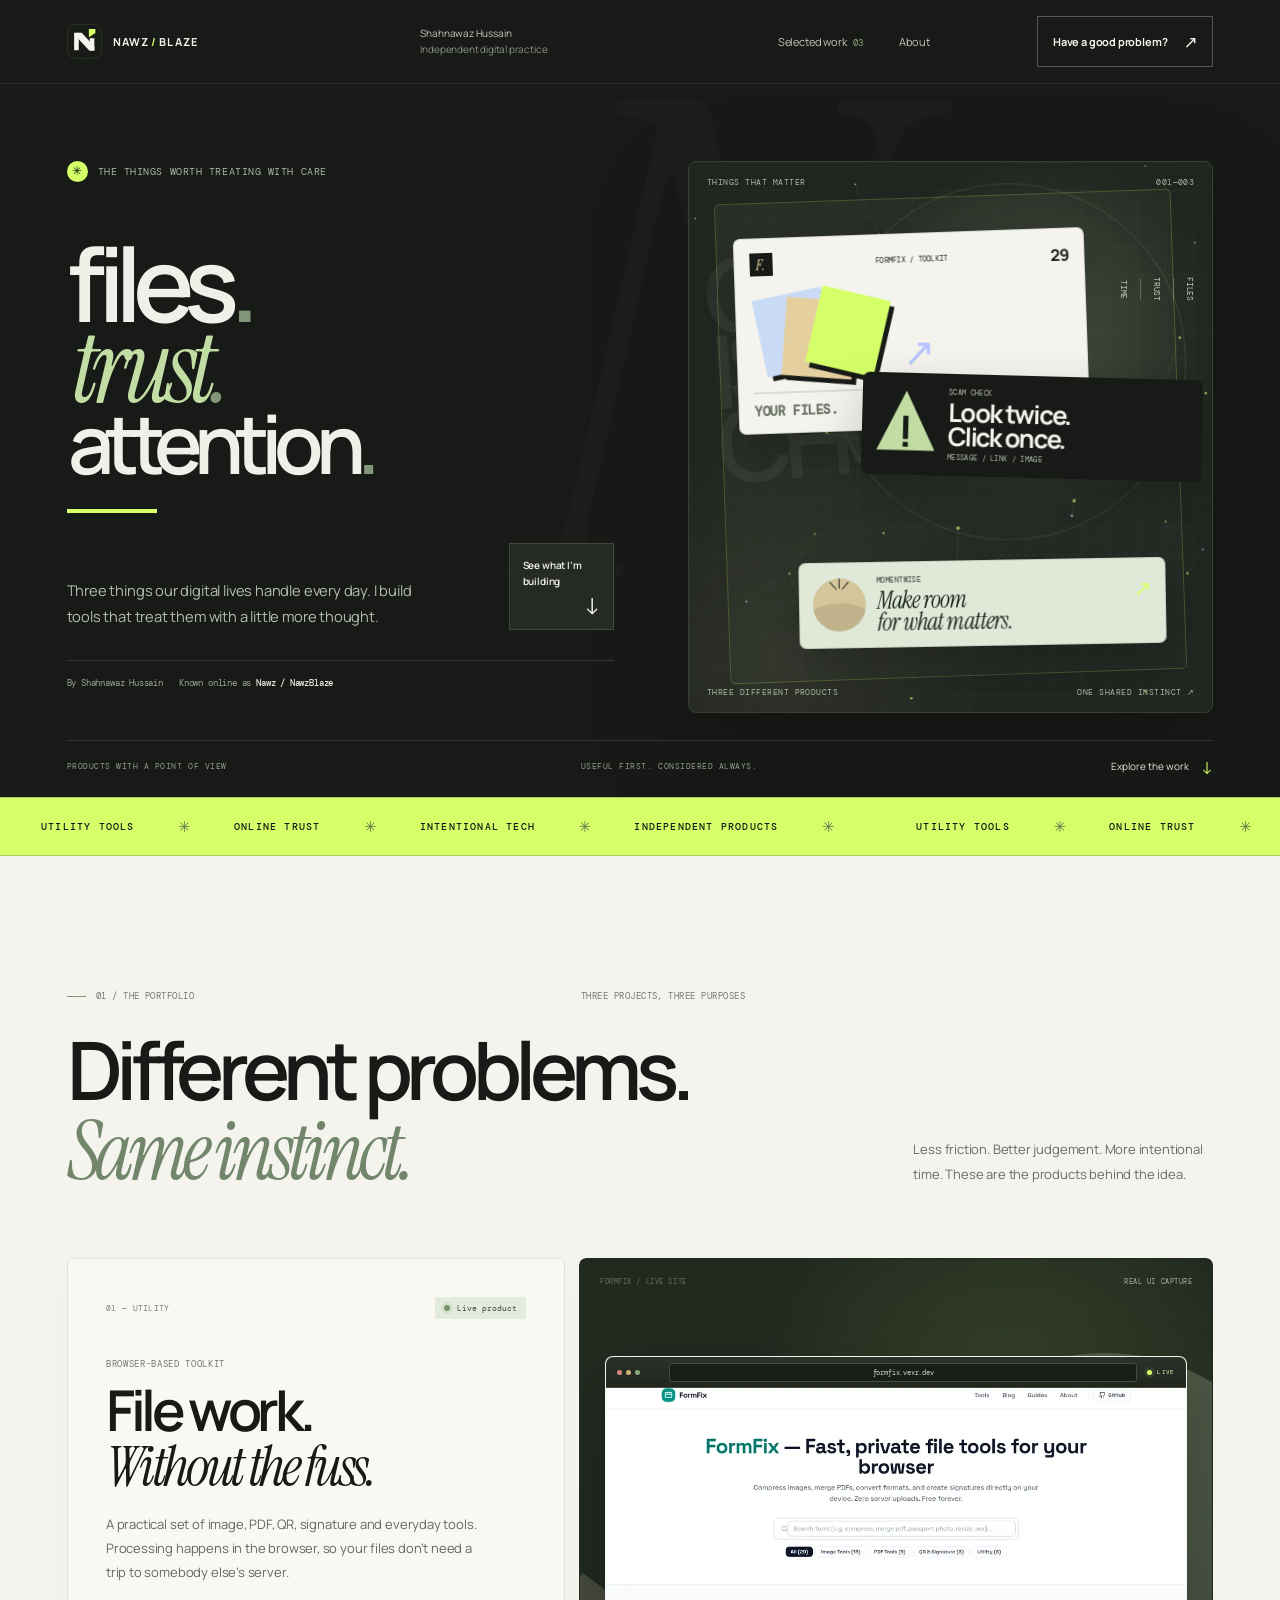
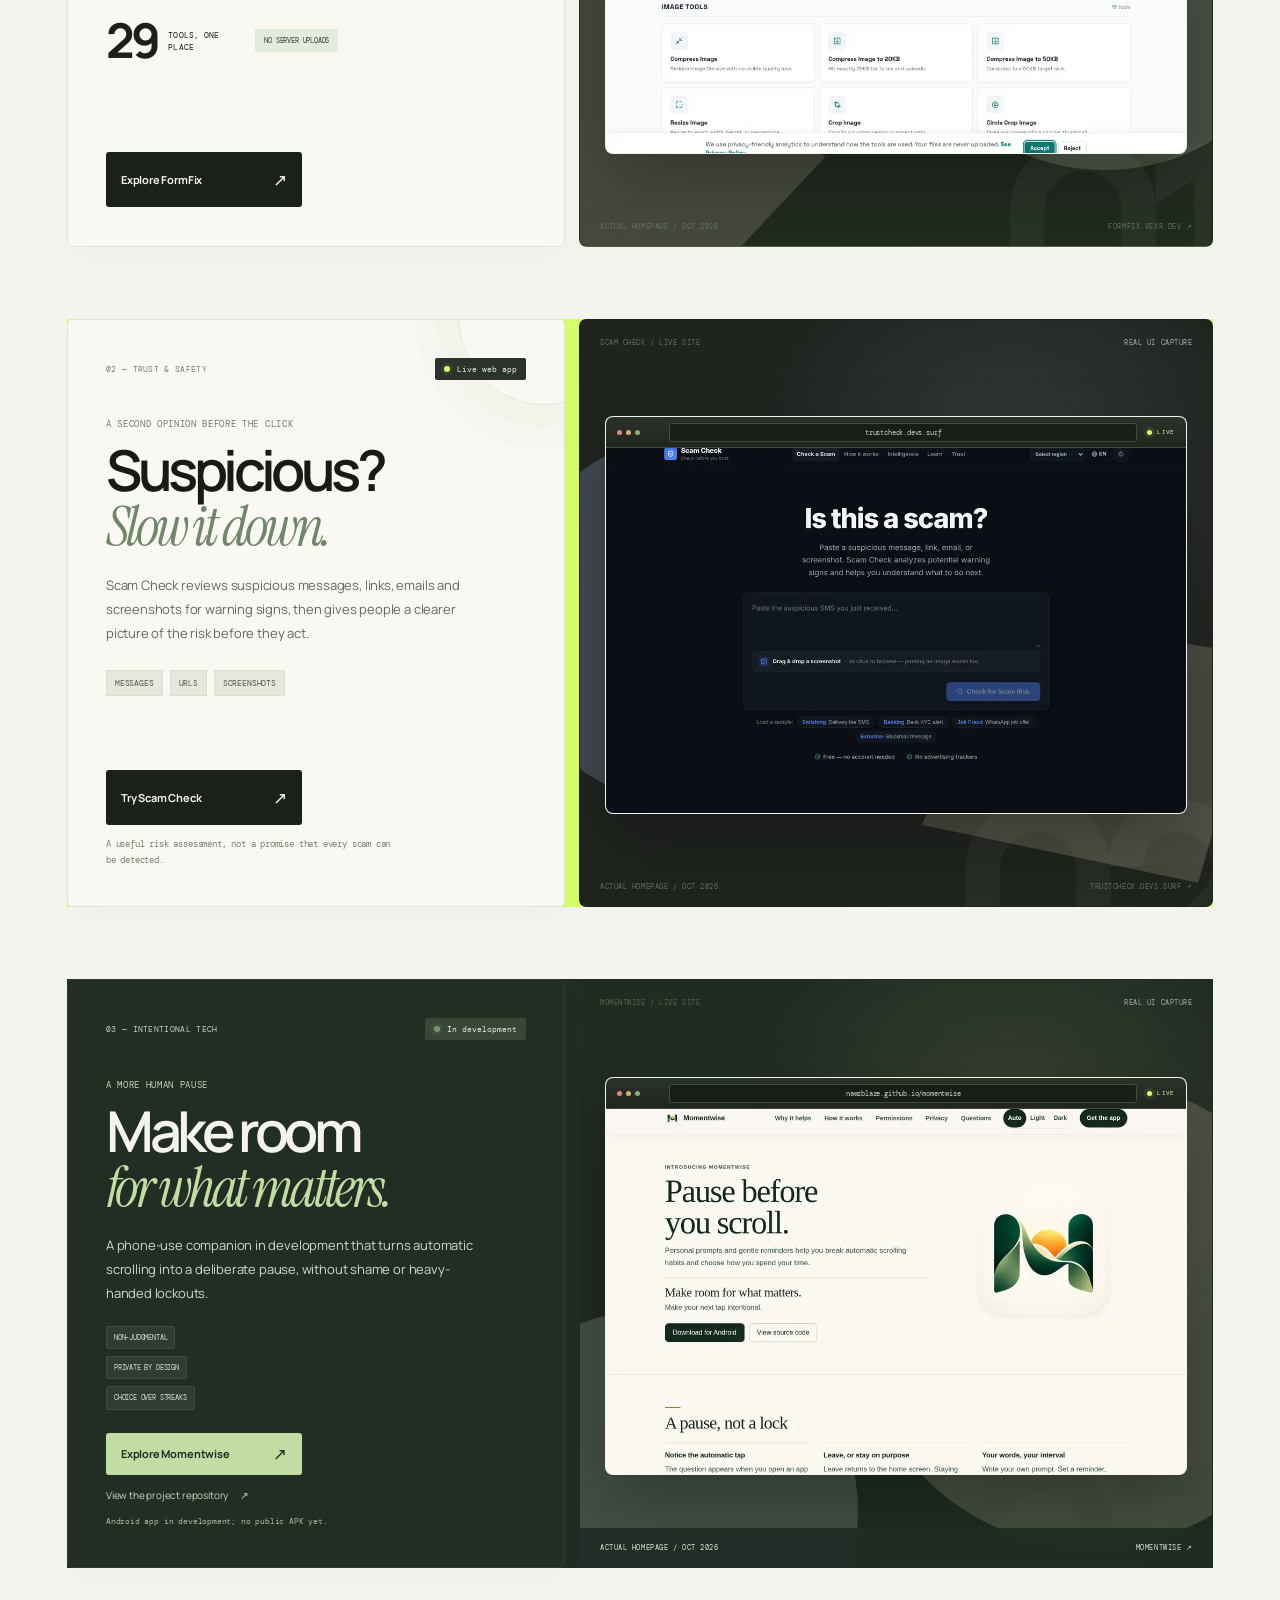
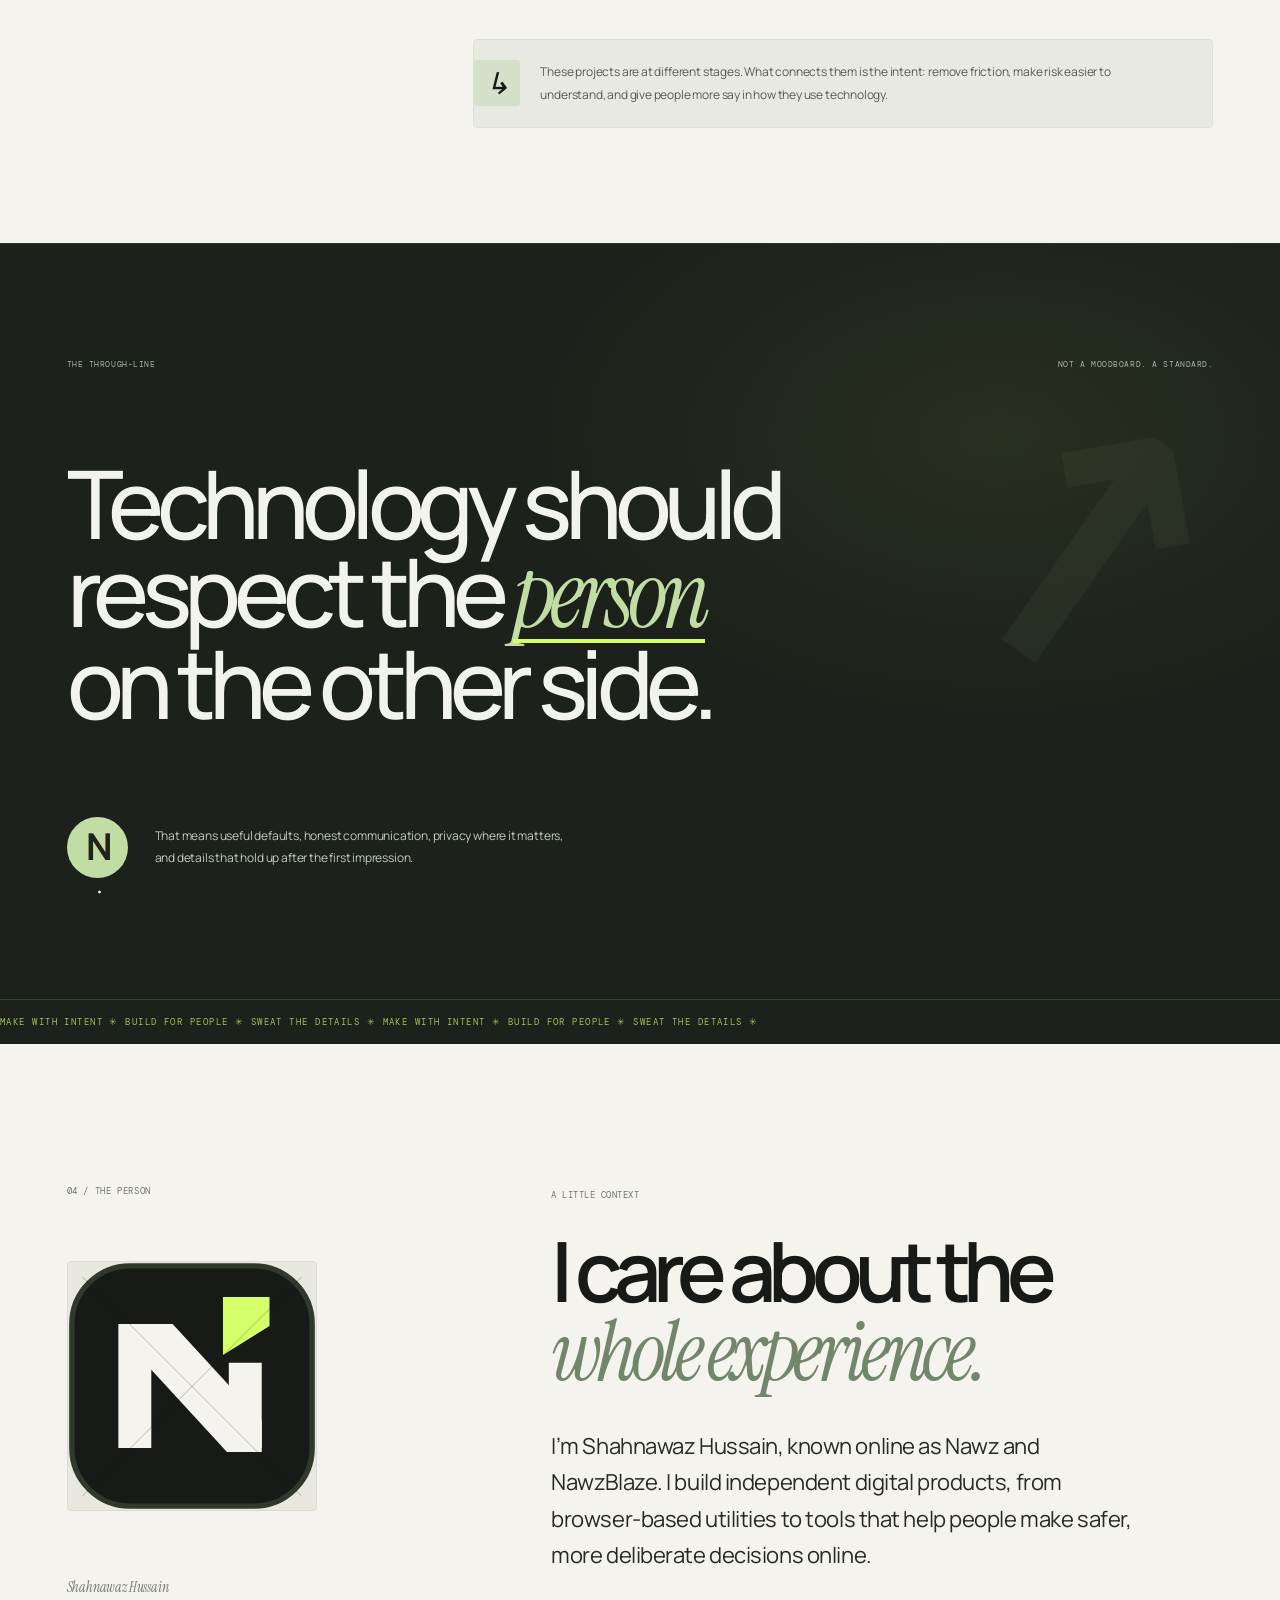
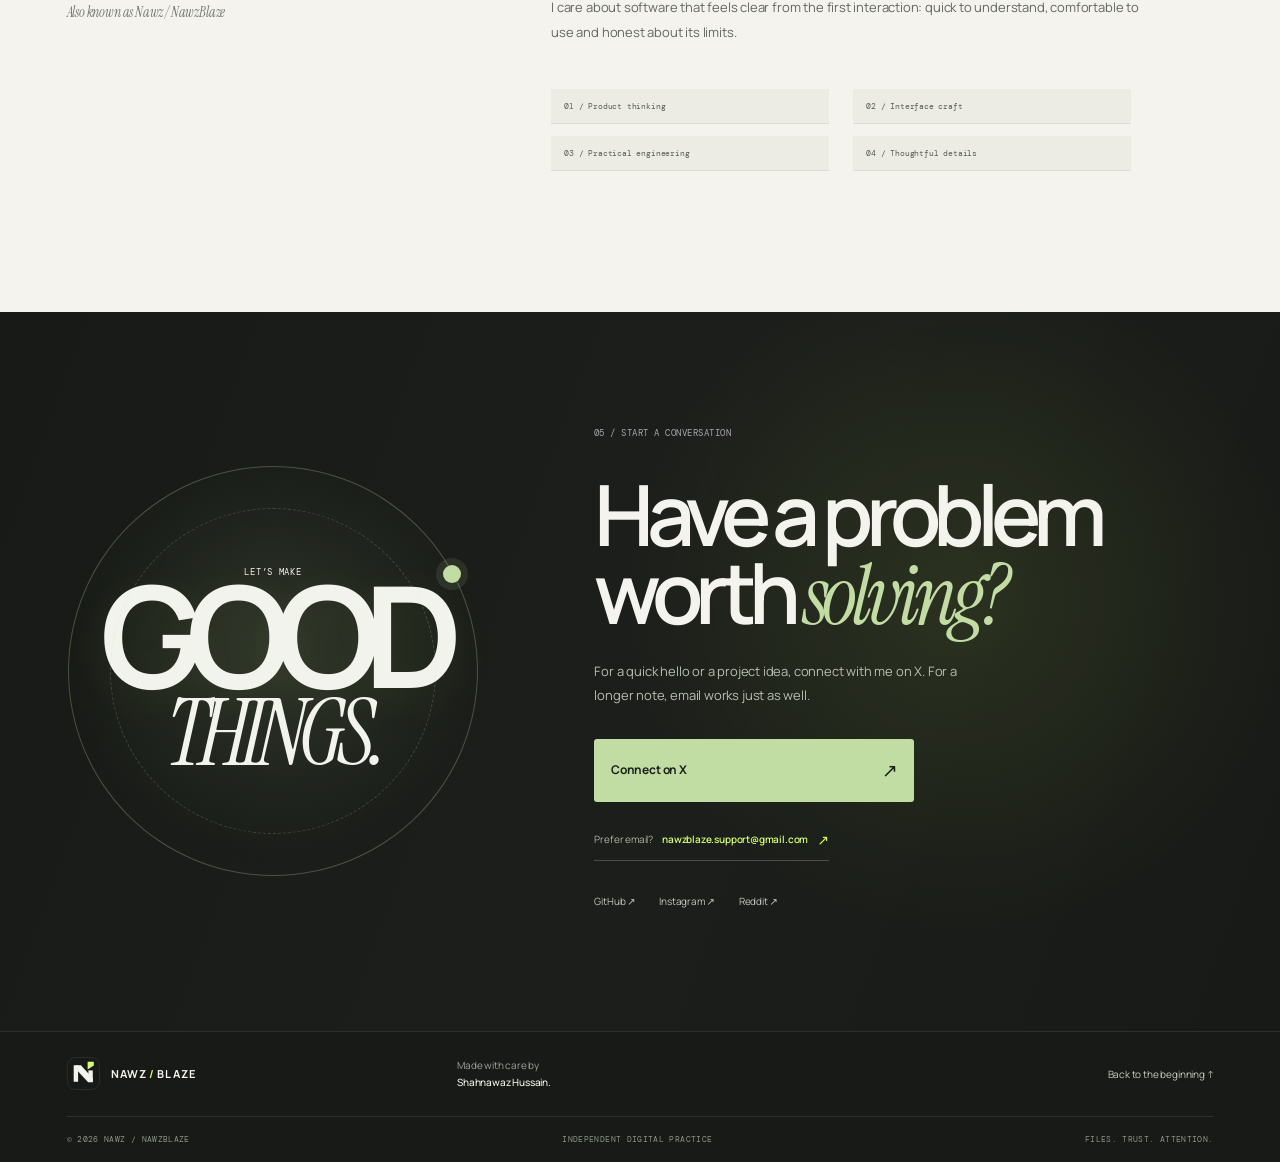
<file: index.html>
<!doctype html>
<html lang="en">
<head>
  <meta charset="utf-8">
  <meta name="viewport" content="width=device-width, initial-scale=1">
  <meta name="theme-color" content="#171a16">
  <meta name="color-scheme" content="light">
  <meta name="description" content="Shahnawaz Hussain, known as NawzBlaze, builds useful digital products for private file work, online trust and more intentional technology.">
  <meta name="author" content="Shahnawaz Hussain">
  <meta name="robots" content="index,follow,max-image-preview:large,max-snippet:-1,max-video-preview:-1">
  <meta name="google-site-verification" content="01omZfSAZVcvwrjPL0O4zI9x9tx9-AXHt6KhZnlq8tw">
  <link rel="canonical" href="https://nawzblaze.github.io/">
  <link rel="icon" href="/favicon.ico" type="image/x-icon" sizes="16x16 32x32 48x48 64x64">
  <link rel="icon" href="/assets/images/icons/favicon-64.png" type="image/png" sizes="64x64">
  <link rel="icon" href="/assets/images/favicon.svg" type="image/svg+xml">
  <link rel="icon" href="/assets/images/icons/favicon-32.png" type="image/png" sizes="32x32">
  <link rel="icon" href="/assets/images/icons/favicon-16.png" type="image/png" sizes="16x16">
  <link rel="apple-touch-icon" href="/assets/images/icons/apple-touch-icon.png" sizes="180x180">
  <link rel="manifest" href="/site.webmanifest">
  <link rel="stylesheet" href="/assets/css/site.css">
  <link rel="stylesheet" href="/assets/css/premium.css">
  <link rel="preconnect" href="https://fonts.googleapis.com">
  <link rel="preconnect" href="https://fonts.gstatic.com" crossorigin>
  <link href="https://fonts.googleapis.com/css2?family=DM+Mono:wght@400;500&family=Instrument+Serif:ital@0;1&family=Manrope:wght@400;500;600;700;800&display=swap" rel="stylesheet">
  <meta property="og:type" content="website">
  <meta property="og:locale" content="en_US">
  <meta property="og:site_name" content="Nawz / NawzBlaze">
  <meta property="og:title" content="Shahnawaz Hussain / NawzBlaze — Digital Products">
  <meta property="og:description" content="Digital products for private file work, online trust and more intentional technology. By Shahnawaz Hussain, known as NawzBlaze.">
  <meta property="og:url" content="https://nawzblaze.github.io/">
  <meta property="og:image" content="https://nawzblaze.github.io/assets/images/og-image.jpg">
  <meta property="og:image:secure_url" content="https://nawzblaze.github.io/assets/images/og-image.jpg">
  <meta property="og:image:type" content="image/jpeg">
  <meta property="og:image:width" content="1200">
  <meta property="og:image:height" content="630">
  <meta property="og:image:alt" content="Nawz / NawzBlaze portfolio preview featuring three actual products: FormFix, Scam Check and Momentwise.">
  <meta name="twitter:card" content="summary_large_image">
  <meta name="twitter:site" content="@Nawzblaze">
  <meta name="twitter:title" content="Shahnawaz Hussain / NawzBlaze — Digital Products">
  <meta name="twitter:description" content="Digital products for private file work, online trust and more intentional technology.">
  <meta name="twitter:image" content="https://nawzblaze.github.io/assets/images/og-image.jpg">
  <meta name="twitter:image:alt" content="Nawz / NawzBlaze portfolio preview featuring three actual products.">
  <title>Shahnawaz Hussain (NawzBlaze) | Digital Products</title>
  <script type="application/ld+json">
  {
    "@context": "https://schema.org",
    "@graph": [
      {
        "@type": "Person",
        "@id": "https://nawzblaze.github.io/#person",
        "name": "Shahnawaz Hussain",
        "alternateName": ["Nawz", "NawzBlaze"],
        "url": "https://nawzblaze.github.io/",
        "description": "Independent digital product builder working on useful web tools, trust and safety, and intentional technology.",
        "sameAs": [
          "https://github.com/NawzBlaze",
          "https://x.com/Nawzblaze",
          "https://www.instagram.com/Shahnawaz.axe/",
          "https://www.reddit.com/user/nawzblaze/"
        ],
        "email": "nawzblaze.support@gmail.com",
        "knowsAbout": [
          "Web development",
          "Digital product design",
          "Privacy-first tools",
          "Trust and safety",
          "Android applications"
        ]
      },
      {
        "@type": "WebSite",
        "@id": "https://nawzblaze.github.io/#website",
        "url": "https://nawzblaze.github.io/",
        "name": "Nawz / NawzBlaze",
        "description": "Independent digital products shaped around privacy, trust and attention.",
        "inLanguage": "en",
        "publisher": { "@id": "https://nawzblaze.github.io/#person" }
      },
      {
        "@type": "WebPage",
        "@id": "https://nawzblaze.github.io/#webpage",
        "url": "https://nawzblaze.github.io/",
        "name": "Shahnawaz Hussain (NawzBlaze) | Digital Products",
        "description": "Privacy-minded web tools and digital products for online trust and more intentional technology.",
        "isPartOf": { "@id": "https://nawzblaze.github.io/#website" },
        "about": { "@id": "https://nawzblaze.github.io/#person" },
        "primaryImageOfPage": {
          "@type": "ImageObject",
          "url": "https://nawzblaze.github.io/assets/images/og-image.jpg",
          "width": 1200,
          "height": 630
        },
        "inLanguage": "en"
      }
    ]
  }
  </script>
</head>
<body>
  <a class="skip-link" href="#main">Skip to content</a>
  <header class="site-header" id="top">
    <a class="brand" href="#top" aria-label="Nawz home">
      <img class="brand-mark" src="/assets/images/nawz-mark.svg" alt="" width="35" height="35" decoding="async">
      <span class="brand-name">NAWZ<span>/</span>BLAZE</span>
    </a>
    <p class="header-note">Shahnawaz Hussain<br><span>Independent digital practice</span></p>
    <nav class="desktop-nav" aria-label="Main navigation"><a href="#work">Selected work <span>03</span></a><a href="#about">About</a></nav>
    <a class="header-cta" href="#contact">Have a good problem? <span aria-hidden="true">↗</span></a>
    <button class="menu-toggle" type="button" aria-controls="mobile-nav" aria-expanded="false" aria-label="Open navigation" data-menu-toggle><span></span><span></span></button>
  </header>

  <nav class="mobile-nav" id="mobile-nav" aria-label="Mobile navigation" hidden data-mobile-menu>
    <a href="#work"><span>01</span> Selected work <b aria-hidden="true">↘</b></a>
    <a href="#about"><span>02</span> About <b aria-hidden="true">↘</b></a>
    <a href="#contact"><span>03</span> Contact <b aria-hidden="true">↗</b></a>
    <p>NAWZ / NAWZBLAZE<br>Independent digital practice</p>
  </nav>

  <main id="main">
    <section class="hero" aria-labelledby="hero-title">
      <div class="hero-intro">
        <p class="eyebrow"><span class="eyebrow-star" aria-hidden="true">✳</span> The things worth treating with care</p>
        <h1 id="hero-title" class="hero-title" data-reveal>
          <span class="hero-word hero-word--files">files<span class="hero-period">.</span></span>
          <span class="hero-word hero-word--trust">trust<span class="hero-period">.</span></span>
          <span class="hero-word hero-word--attention">attention<span class="hero-period">.</span></span>
        </h1>
        <div class="hero-summary" data-reveal><p>Three things our digital lives handle every day. I build tools that treat them with a little more thought.</p><a class="hero-link" href="#work"><span>See what I’m building</span><b aria-hidden="true">↓</b></a></div>
        <div class="hero-byline"><span>By Shahnawaz Hussain</span><span>Known online as <strong>Nawz / NawzBlaze</strong></span></div>
      </div>

      <figure class="hero-art" aria-label="An original composition showing three ideas: files, trust and attention">
        <div class="art-corner art-corner--top"><span>THINGS THAT MATTER</span><span>001—003</span></div>
        <div class="hero-art-backtype" aria-hidden="true">CARE<br>IS A<br>CHOICE.</div>
        <div class="hero-artifact artifact-files" aria-hidden="true">
          <div class="artifact-head"><span class="artifact-mini-mark">F.</span><span>FORMFIX / TOOLKIT</span><span>29</span></div>
          <div class="file-stack"><i></i><i></i><i></i><b>↗</b></div>
          <div class="artifact-caption"><strong>YOUR FILES.</strong><span>STAY HERE.</span></div>
        </div>
        <div class="hero-artifact artifact-trust" aria-hidden="true">
          <div class="warning-symbol">!</div>
          <div class="trust-copy"><span>SCAM CHECK</span><strong>Look twice.<br>Click once.</strong><small>MESSAGE / LINK / IMAGE</small></div>
        </div>
        <div class="hero-artifact artifact-attention" aria-hidden="true">
          <div class="attention-sun"><i></i><i></i><i></i></div>
          <div><span>MOMENTWISE</span><strong>Make room<br>for what matters.</strong></div>
          <b class="attention-arrow">↗</b>
        </div>
        <div class="hero-art-index" aria-hidden="true"><span>FILES</span><i></i><span>TRUST</span><i></i><span>TIME</span></div>
        <figcaption class="art-corner art-corner--bottom"><span>THREE DIFFERENT PRODUCTS</span><span>ONE SHARED INSTINCT ↗</span></figcaption>
      </figure>

      <div class="hero-foot"><span>PRODUCTS WITH A POINT OF VIEW</span><span>USEFUL FIRST. CONSIDERED ALWAYS.</span><a href="#work">Explore the work <b aria-hidden="true">↓</b></a></div>
    </section>

    <aside class="signal-ticker" aria-label="Areas of focus">
      <p class="visually-hidden">Utility tools, online trust, intentional technology and independent digital products.</p>
      <div class="signal-ticker__viewport" aria-hidden="true">
        <div class="signal-ticker__track">
          <div class="signal-ticker__group"><span>UTILITY TOOLS</span><i>✳</i><span>ONLINE TRUST</span><i>✳</i><span>INTENTIONAL TECH</span><i>✳</i><span>INDEPENDENT PRODUCTS</span><i>✳</i></div>
          <div class="signal-ticker__group signal-ticker__group--duplicate"><span>UTILITY TOOLS</span><i>✳</i><span>ONLINE TRUST</span><i>✳</i><span>INTENTIONAL TECH</span><i>✳</i><span>INDEPENDENT PRODUCTS</span><i>✳</i></div>
        </div>
      </div>
    </aside>

    <section class="work" id="work" aria-labelledby="work-title">
      <div class="work-heading">
        <div><p class="section-kicker"><span>01 / THE PORTFOLIO</span><span>THREE PROJECTS, THREE PURPOSES</span></p><h2 id="work-title">Different problems.<br><em>Same instinct.</em></h2></div>
        <p class="work-heading-note">Less friction. Better judgement. More intentional time. These are the products behind the idea.</p>
      </div>

      <article class="project project-formfix" aria-labelledby="formfix-title">
        <div class="project-copy project-copy--formfix">
          <div class="project-topline"><span>01 — UTILITY</span><span class="project-status"><i></i> Live product</span></div>
          <p class="project-overline">BROWSER-BASED TOOLKIT</p>
          <h3 id="formfix-title">File work.<br><em>Without the fuss.</em></h3>
          <p class="project-description">A practical set of image, PDF, QR, signature and everyday tools. Processing happens in the browser, so your files don’t need a trip to somebody else’s server.</p>
          <div class="project-proof"><strong>29</strong><span>TOOLS, ONE PLACE</span><b>NO SERVER UPLOADS</b></div>
          <a class="project-button project-button--dark" href="https://formfix.vexr.dev/" target="_blank" rel="noopener noreferrer">Explore FormFix <span aria-hidden="true">↗</span></a>
        </div>
        <div class="project-visual formfix-visual live-preview" aria-label="Current FormFix website preview">
          <div class="visual-label visual-label--light"><span>FORMFIX / LIVE SITE</span><span>REAL UI CAPTURE</span></div>
          <div class="live-preview-frame">
            <div class="preview-chrome" aria-hidden="true"><span class="preview-window-dots"><i></i><i></i><i></i></span><span class="preview-address">formfix.vexr.dev</span><span class="preview-live"><i></i>LIVE</span></div>
            <a class="preview-screen" href="https://formfix.vexr.dev/" target="_blank" rel="noopener noreferrer" aria-label="Visit FormFix live website"><img class="live-preview-image" src="/assets/previews/formfix.webp" alt="Screenshot of the live FormFix homepage showing its private browser-based file tools and image and PDF utility cards." width="1080" height="680" loading="lazy" decoding="async"><span class="preview-open-cue" aria-hidden="true">OPEN LIVE SITE <b>↗</b></span></a>
          </div>
          <div class="visual-bottom visual-bottom--light"><span>ACTUAL HOMEPAGE / OCT 2026</span><span>FORMFIX.VEXR.DEV ↗</span></div>
          <div class="visual-number" aria-hidden="true">01</div>
        </div>
      </article>

      <article class="project project-scamcheck" aria-labelledby="scamcheck-title">
        <div class="project-visual scam-visual live-preview" aria-label="Current Scam Check website preview">
          <div class="visual-label visual-label--dark"><span>SCAM CHECK / LIVE SITE</span><span>REAL UI CAPTURE</span></div>
          <div class="live-preview-frame">
            <div class="preview-chrome" aria-hidden="true"><span class="preview-window-dots"><i></i><i></i><i></i></span><span class="preview-address">trustcheck.devs.surf</span><span class="preview-live"><i></i>LIVE</span></div>
            <a class="preview-screen" href="https://trustcheck.devs.surf/" target="_blank" rel="noopener noreferrer" aria-label="Visit Scam Check live website"><img class="live-preview-image" src="/assets/previews/scamcheck.webp" alt="Screenshot of the live Scam Check homepage with the Is this a scam? heading and suspicious-message analysis form." width="1080" height="680" loading="lazy" decoding="async"><span class="preview-open-cue" aria-hidden="true">OPEN LIVE SITE <b>↗</b></span></a>
          </div>
          <div class="visual-bottom visual-bottom--dark"><span>ACTUAL HOMEPAGE / OCT 2026</span><span>TRUSTCHECK.DEVS.SURF ↗</span></div>
          <div class="visual-number visual-number--light" aria-hidden="true">02</div>
        </div>
        <div class="project-copy project-copy--scamcheck">
          <div class="project-topline"><span>02 — TRUST & SAFETY</span><span class="project-status project-status--dark"><i></i> Live web app</span></div>
          <p class="project-overline">A SECOND OPINION BEFORE THE CLICK</p>
          <h3 id="scamcheck-title">Suspicious?<br><em>Slow it down.</em></h3>
          <p class="project-description">Scam Check reviews suspicious messages, links, emails and screenshots for warning signs, then gives people a clearer picture of the risk before they act.</p>
          <div class="scam-tags"><span>MESSAGES</span><span>URLS</span><span>SCREENSHOTS</span></div>
          <a class="project-button project-button--light" href="https://trustcheck.devs.surf/" target="_blank" rel="noopener noreferrer">Try Scam Check <span aria-hidden="true">↗</span></a>
          <p class="project-caveat">A useful risk assessment, not a promise that every scam can be detected.</p>
        </div>
      </article>

      <article class="project project-momentwise" aria-labelledby="momentwise-title">
        <div class="project-copy project-copy--momentwise">
          <div class="project-topline"><span>03 — INTENTIONAL TECH</span><span class="project-status project-status--moment"><i></i> In development</span></div>
          <p class="project-overline">A MORE HUMAN PAUSE</p>
          <h3 id="momentwise-title">Make room<br><em>for what matters.</em></h3>
          <p class="project-description">A phone-use companion in development that turns automatic scrolling into a deliberate pause, without shame or heavy-handed lockouts.</p>
          <div class="moment-principles"><span>NON-JUDGMENTAL</span><span>PRIVATE BY DESIGN</span><span>CHOICE OVER STREAKS</span></div>
          <a class="project-button project-button--moment" href="https://nawzblaze.github.io/momentwise/" target="_blank" rel="noopener noreferrer">Explore Momentwise <span aria-hidden="true">↗</span></a>
          <a class="project-text-link" href="https://github.com/NawzBlaze/momentwise" target="_blank" rel="noopener noreferrer">View the project repository <span aria-hidden="true">↗</span></a>
          <p class="moment-status-note">Android app in development; no public APK yet.</p>
        </div>
        <div class="project-visual moment-visual live-preview" aria-label="Current Momentwise website preview">
          <div class="visual-label visual-label--moment"><span>MOMENTWISE / LIVE SITE</span><span>REAL UI CAPTURE</span></div>
          <div class="live-preview-frame">
            <div class="preview-chrome" aria-hidden="true"><span class="preview-window-dots"><i></i><i></i><i></i></span><span class="preview-address">nawzblaze.github.io/momentwise</span><span class="preview-live"><i></i>LIVE</span></div>
            <a class="preview-screen" href="https://nawzblaze.github.io/momentwise/" target="_blank" rel="noopener noreferrer" aria-label="Visit Momentwise live website"><img class="live-preview-image" src="/assets/previews/momentwise.webp" alt="Screenshot of the Momentwise landing page showing Pause before you scroll and its calm product introduction." width="1080" height="680" loading="lazy" decoding="async"><span class="preview-open-cue" aria-hidden="true">OPEN LIVE SITE <b>↗</b></span></a>
          </div>
          <div class="visual-bottom visual-bottom--moment"><span>ACTUAL HOMEPAGE / OCT 2026</span><span>MOMENTWISE ↗</span></div>
          <div class="visual-number visual-number--moment" aria-hidden="true">03</div>
        </div>
      </article>

      <div class="work-endnote"><span class="endnote-mark" aria-hidden="true">↳</span><p>These projects are at different stages. What connects them is the intent: remove friction, make risk easier to understand, and give people more say in how they use technology.</p></div>
    </section>

    <section class="belief" aria-labelledby="belief-title">
      <div class="belief-top"><span>THE THROUGH-LINE</span><span>NOT A MOODBOARD. A STANDARD.</span></div>
      <h2 id="belief-title">Technology should<br>respect the <em>person</em><br>on the other side.</h2>
      <div class="belief-bottom"><span class="belief-mark" aria-hidden="true">N<span>·</span></span><p>That means useful defaults, honest communication, privacy where it matters, and details that hold up after the first impression.</p></div>
      <div class="belief-symbol" aria-hidden="true">↗</div>
    </section>

    <section class="about" id="about" aria-labelledby="about-title">
      <div class="about-label"><span>04 / THE PERSON</span><div class="about-monogram" aria-hidden="true"><img src="/assets/images/nawz-mark.svg" alt="" width="100" height="100" loading="lazy" decoding="async"></div><p>Shahnawaz Hussain<br>Also known as Nawz / NawzBlaze</p></div>
      <div class="about-copy">
        <p class="section-kicker">A LITTLE CONTEXT</p>
        <h2 id="about-title">I care about the<br><em>whole experience.</em></h2>
        <p>I’m Shahnawaz Hussain, known online as Nawz and NawzBlaze. I build independent digital products, from browser-based utilities to tools that help people make safer, more deliberate decisions online.</p>
        <p>I care about software that feels clear from the first interaction: quick to understand, comfortable to use and honest about its limits.</p>
        <div class="about-practice"><span>01 / Product thinking</span><span>02 / Interface craft</span><span>03 / Practical engineering</span><span>04 / Thoughtful details</span></div>
      </div>
    </section>

    <section class="contact" id="contact" aria-labelledby="contact-title">
      <div class="contact-orbit" aria-hidden="true"><span>LET’S MAKE</span><b>GOOD</b><i>THINGS.</i></div>
      <div class="contact-copy">
        <p class="section-kicker">05 / START A CONVERSATION</p>
        <h2 id="contact-title">Have a problem<br>worth <em>solving?</em></h2>
        <p>For a quick hello or a project idea, connect with me on X. For a longer note, email works just as well.</p>
        <a class="contact-button" href="https://x.com/Nawzblaze" target="_blank" rel="noopener noreferrer" aria-label="Connect with Shahnawaz Hussain on X">Connect on X <span aria-hidden="true">↗</span></a>
        <a class="contact-email" href="mailto:nawzblaze.support@gmail.com"><span>Prefer email?</span><strong>nawzblaze.support@gmail.com</strong><b aria-hidden="true">↗</b></a>
        <div class="contact-socials"><a href="https://github.com/NawzBlaze" target="_blank" rel="me noopener noreferrer">GitHub ↗</a><a href="https://www.instagram.com/Shahnawaz.axe/" target="_blank" rel="me noopener noreferrer">Instagram ↗</a><a href="https://www.reddit.com/user/nawzblaze/" target="_blank" rel="me noopener noreferrer">Reddit ↗</a></div>
      </div>
    </section>
  </main>

  <footer class="site-footer">
    <a class="footer-brand" href="#top"><img class="footer-mark" src="/assets/images/nawz-mark.svg" alt="" width="33" height="33" loading="lazy" decoding="async"><span>NAWZ<span>/</span>BLAZE</span></a>
    <p>Made with care by<br><strong>Shahnawaz Hussain.</strong></p>
    <a class="back-top" href="#top">Back to the beginning ↑</a>
    <div class="footer-bottom"><span>© <span data-year>2026</span> NAWZ / NAWZBLAZE</span><span>INDEPENDENT DIGITAL PRACTICE</span><span>FILES. TRUST. ATTENTION.</span></div>
  </footer>
  <script src="/assets/js/site.js" defer></script>
  <script src="/assets/js/premium.js" defer></script>
</body>
</html>
</file>
<file: assets/css/site.css>
:root{
  color-scheme:light;
  --ink:#17151d;--ink-soft:#26232e;--paper:#f2efe7;--paper-deep:#e5e1d7;
  --signal:#ff563d;--electric:#6455f5;--leaf:#c8dfbe;--forest:#203b31;--sun:#edbd5b;
  --white:#fffdf7;--muted:#77727b;--mono:"DM Mono",ui-monospace,SFMono-Regular,Consolas,monospace;
  --sans:"Space Grotesk",Inter,ui-sans-serif,system-ui,sans-serif;--serif:"Instrument Serif",Georgia,serif;
  --gutter:clamp(22px,5.2vw,84px);--ease:cubic-bezier(.2,.72,.18,1)
}
*,*::before,*::after{box-sizing:border-box}
html{scroll-behavior:smooth;scroll-padding-top:24px;background:var(--paper);-webkit-text-size-adjust:100%;text-size-adjust:100%}
body{margin:0;min-width:320px;background:var(--paper);color:var(--ink);font-family:var(--sans);font-size:15px;line-height:1.6;-webkit-font-smoothing:antialiased;text-rendering:optimizeLegibility}
body.menu-open{overflow:hidden}
a{color:inherit}button{font:inherit}a,button{-webkit-tap-highlight-color:transparent}
a:focus-visible,button:focus-visible,summary:focus-visible{outline:3px solid var(--signal);outline-offset:4px}
::selection{background:var(--signal);color:var(--ink)}[hidden]{display:none!important}
.skip-link{position:fixed;z-index:999;top:12px;left:12px;padding:12px 16px;background:var(--sun);color:var(--ink);font-size:13px;font-weight:700;text-decoration:none;transform:translateY(-160%)}
.skip-link:focus{transform:translateY(0)}
.site-header{position:relative;z-index:50;display:grid;grid-template-columns:1.08fr .85fr 1fr auto;align-items:center;gap:clamp(16px,2.8vw,42px);min-height:86px;padding:16px var(--gutter);background:var(--ink);color:var(--paper)}
.brand,.footer-brand{display:inline-flex;align-items:center;gap:11px;width:max-content;text-decoration:none}
.brand-mark{width:35px;height:35px;color:var(--paper)}
.brand-name,.footer-brand>span{font-size:11px;font-weight:700;letter-spacing:.105em;white-space:nowrap}
.brand-name span,.footer-brand>span span{padding:0 2px;color:var(--signal)}
.header-note{margin:0;color:#d8d4ce;font-size:10px;line-height:1.55}.header-note span{color:#99929e}
.desktop-nav{display:flex;justify-content:center;gap:clamp(18px,2.8vw,42px)}
.desktop-nav a{font-size:11px;text-decoration:none;color:#d7d2d8;transition:color .2s}
.desktop-nav a span{margin-left:5px;color:var(--signal);font:9px var(--mono)}.desktop-nav a:hover{color:var(--signal)}
.header-cta{display:flex;align-items:center;gap:16px;padding:12px 15px;background:var(--signal);color:var(--ink);font-size:11px;font-weight:700;text-decoration:none;white-space:nowrap;transition:background .2s,transform .2s}
.header-cta span{font-size:17px;font-weight:400}.header-cta:hover{background:var(--sun);transform:translateY(-2px)}
.menu-toggle,.mobile-nav{display:none}
.hero{display:grid;grid-template-columns:minmax(0,1.06fr) minmax(360px,.94fr);column-gap:clamp(28px,5.2vw,78px);padding:clamp(44px,5vw,74px) var(--gutter) 0;background:var(--ink);color:var(--paper);overflow:hidden}
.hero-intro{position:relative;z-index:2;display:flex;flex-direction:column;align-items:flex-start;min-width:0;padding-bottom:24px}
.eyebrow,.section-kicker{display:flex;align-items:center;gap:10px;margin:0;color:#bbb5c1;font:10px/1.5 var(--mono);letter-spacing:.035em;text-transform:uppercase}
.eyebrow-star{display:inline-grid;place-items:center;width:22px;height:22px;background:var(--signal);color:var(--ink);font-size:14px}
.hero-title{display:flex;flex-direction:column;align-items:flex-start;width:100%;margin:clamp(31px,4.8vw,68px) 0 33px;font-size:clamp(72px,9.25vw,142px);font-weight:600;letter-spacing:-.105em;line-height:.75}
.hero-word{display:block;max-width:100%;white-space:nowrap}.hero-word--files{color:var(--paper);padding-right:.08em}
.hero-word--trust{margin-left:.04em;color:var(--signal);font-family:var(--serif);font-weight:400;font-style:italic;letter-spacing:-.075em}
.hero-word--attention{margin-left:.02em;color:var(--paper);font-size:.79em;letter-spacing:-.105em}
.hero-period{color:var(--electric)}.hero-word--trust .hero-period{color:var(--sun)}
.hero-summary{display:flex;align-items:flex-end;justify-content:space-between;gap:20px;width:100%;max-width:630px;margin-top:auto}
.hero-summary p{max-width:360px;margin:0;color:#c0bac5;font-size:clamp(13px,1.15vw,16px);line-height:1.82}
.hero-link{display:flex;flex-direction:column;justify-content:space-between;flex:0 0 105px;min-height:92px;padding:13px;background:var(--electric);color:white;font-size:10px;font-weight:600;text-decoration:none;transition:background .2s,transform .2s}
.hero-link b{align-self:flex-end;font-size:23px;font-weight:400;line-height:1}.hero-link:hover{background:var(--signal);color:var(--ink);transform:translateY(-3px)}
.hero-byline{display:flex;flex-wrap:wrap;gap:7px 16px;width:100%;margin-top:30px;padding-top:16px;color:#a29ba7;font:9px var(--mono)}
.hero-byline strong{color:var(--paper);font-weight:500}
.hero-art{position:relative;align-self:stretch;min-width:0;min-height:clamp(500px,50vw,690px);margin:0;overflow:hidden;background:var(--electric);isolation:isolate}
.hero-art::before{position:absolute;content:"";z-index:-1;inset:9% 8% 10% 10%;background:var(--signal);clip-path:polygon(0 5%,88% 0,100% 82%,15% 100%)}
.hero-art::after{position:absolute;content:"";z-index:-1;right:-16%;top:8%;width:56%;aspect-ratio:1;border-radius:50%;background:var(--sun);mix-blend-mode:multiply}
.art-corner{position:absolute;z-index:10;left:18px;right:18px;display:flex;justify-content:space-between;gap:10px;color:var(--ink);font:8px var(--mono);letter-spacing:.06em}
.art-corner--top{top:15px}.art-corner--bottom{bottom:15px;color:var(--paper)}
.hero-art-backtype{position:absolute;top:15%;left:4%;color:var(--ink);font-size:clamp(65px,8vw,125px);font-weight:700;line-height:.73;letter-spacing:-.105em;opacity:.16;transform:rotate(-9deg)}
.hero-artifact{position:absolute;z-index:4;box-shadow:10px 11px 0 rgb(23 21 29 / 22%);transition:transform .55s var(--ease)}
.hero-artifact:hover{z-index:8}
.artifact-files{top:13%;left:9%;width:67%;padding:14px 15px 13px;background:var(--paper);color:var(--ink);transform:rotate(-7deg);animation:artifact-drift-one 8s ease-in-out infinite}
.artifact-files:hover{transform:rotate(-3deg) translateY(-5px)}
.artifact-head{display:flex;align-items:center;justify-content:space-between;gap:7px;font:7px var(--mono);letter-spacing:.035em}
.artifact-mini-mark{display:grid;place-items:center;width:23px;height:23px;background:var(--ink);color:var(--sun);font:italic 16px var(--serif)}
.artifact-head>span:last-child{font-size:16px;font-family:var(--sans);font-weight:700;letter-spacing:-.08em}
.file-stack{position:relative;display:flex;align-items:flex-start;height:90px;margin:18px 0 8px;padding-left:7px}
.file-stack i{position:absolute;display:block;width:70px;height:78px;background:#c9dbf4;transform:rotate(-10deg);box-shadow:5px 5px 0 var(--ink)}
.file-stack i:nth-child(2){left:32px;top:7px;background:var(--sun);transform:rotate(6deg)}
.file-stack i:nth-child(3){left:61px;top:1px;background:var(--signal);transform:rotate(15deg)}
.file-stack b{position:absolute;top:31px;left:150px;font-size:39px;font-weight:400;color:var(--electric)}
.artifact-caption{display:flex;align-items:baseline;justify-content:space-between;gap:8px;padding-top:9px;border-top:2px solid var(--ink);font:8px var(--mono)}
.artifact-caption strong{font:700 13px var(--sans);letter-spacing:-.03em}.artifact-caption span{color:#57515c}
.artifact-trust{top:39%;right:2%;display:flex;align-items:center;gap:13px;width:65%;padding:13px 14px;background:var(--ink);color:var(--paper);transform:rotate(5deg);animation:artifact-drift-two 9s ease-in-out infinite}
.artifact-trust:hover{transform:rotate(1deg) translateY(-4px)}
.warning-symbol{display:grid;place-items:center;flex:0 0 58px;width:58px;height:66px;background:var(--signal);color:var(--ink);font-size:43px;font-weight:700;clip-path:polygon(50% 0,100% 90%,0 90%);padding-top:6px}
.trust-copy{display:flex;flex-direction:column;align-items:flex-start;gap:4px}.trust-copy>span,.trust-copy small{font:7px var(--mono);letter-spacing:.045em;color:#b6afbd}
.trust-copy strong{font-size:clamp(17px,2vw,27px);line-height:.94;letter-spacing:-.065em}
.artifact-attention{right:9%;bottom:12%;display:flex;align-items:center;gap:11px;width:70%;padding:13px;background:var(--leaf);color:var(--forest);transform:rotate(-4deg);animation:artifact-drift-three 10s ease-in-out infinite}
.artifact-attention:hover{transform:rotate(0) translateY(-4px)}
.artifact-attention>div:nth-child(2){display:flex;flex-direction:column;gap:5px}
.artifact-attention>div:nth-child(2)>span{font:7px var(--mono);letter-spacing:.06em}
.artifact-attention>div:nth-child(2)>strong{font:italic 24px/.91 var(--serif);letter-spacing:-.035em}
.attention-sun{position:relative;display:grid;place-items:center;flex:0 0 53px;width:53px;height:53px;border-radius:50%;background:var(--sun);overflow:hidden}
.attention-sun::before{content:"";position:absolute;bottom:-7px;left:-7px;width:67px;height:35px;background:var(--forest);border-radius:100% 100% 0 0}
.attention-sun i{position:absolute;width:1px;height:10px;top:4px;background:var(--forest);transform-origin:bottom center}
.attention-sun i:nth-child(1){transform:rotate(-42deg) translateY(-4px)}.attention-sun i:nth-child(2){transform:rotate(0deg) translateY(-4px)}.attention-sun i:nth-child(3){transform:rotate(42deg) translateY(-4px)}
.attention-arrow{align-self:flex-start;margin-left:auto;color:var(--signal);font-size:22px;font-weight:400}
.hero-art-index{position:absolute;z-index:3;right:17px;top:21%;display:flex;flex-direction:column;align-items:center;gap:8px;color:var(--ink);font:7px var(--mono);writing-mode:vertical-rl}
.hero-art-index i{width:1px;height:22px;background:var(--ink);opacity:.65}
.hero-foot{grid-column:1/-1;display:flex;align-items:center;justify-content:space-between;gap:20px;margin-top:27px;padding:14px 0 19px;color:#a9a2ae;font:8px var(--mono);letter-spacing:.065em}
.hero-foot a{display:flex;align-items:center;gap:12px;color:var(--paper);font:10px var(--sans);letter-spacing:0;text-decoration:none}
.hero-foot a b{color:var(--signal);font-size:17px;font-weight:400;transition:transform .2s}.hero-foot a:hover b{transform:translateY(3px)}
.work{padding:clamp(90px,10.5vw,150px) var(--gutter) clamp(80px,9vw,125px);background:var(--paper)}
.work-heading{display:grid;grid-template-columns:minmax(0,1.1fr) minmax(230px,.7fr);align-items:end;gap:36px;margin-bottom:clamp(48px,6.7vw,92px)}
.section-kicker{gap:0;color:var(--muted);font-size:9px;letter-spacing:.08em}
.work-heading .section-kicker{justify-content:space-between;max-width:680px}
.work-heading h2{margin:26px 0 0;font-size:clamp(48px,6.5vw,91px);font-weight:600;line-height:.94;letter-spacing:-.09em}
.work-heading h2 em,.project-copy h3 em,.belief h2 em,.about-copy h2 em,.contact-copy h2 em{font-family:var(--serif);font-weight:400;font-style:italic;letter-spacing:-.065em}
.work-heading h2 em{color:var(--signal)}.work-heading-note{max-width:300px;margin:0 0 5px auto;color:#6c6670;font-size:13px;line-height:1.85}
.project{display:grid;grid-template-columns:minmax(310px,.78fr) minmax(0,1.22fr);min-width:0;margin:0 0 clamp(52px,7.5vw,105px);overflow:hidden}
.project-copy{position:relative;display:flex;flex-direction:column;align-items:flex-start;min-width:0;padding:clamp(28px,3.6vw,52px)}
.project-topline{display:flex;align-items:center;justify-content:space-between;flex-wrap:wrap;gap:10px;width:100%;font:8px var(--mono);letter-spacing:.04em}
.project-status{display:inline-flex;align-items:center;gap:7px;padding:6px 8px;background:var(--leaf);font:8px var(--mono);letter-spacing:0}
.project-status i{width:6px;height:6px;background:#497c4c;border-radius:50%}
.project-overline{margin:clamp(37px,5vw,74px) 0 15px;font:9px var(--mono);letter-spacing:.055em}
.project-copy h3{margin:0;font-size:clamp(41px,5vw,68px);font-weight:600;line-height:.91;letter-spacing:-.085em}
.project-copy h3 em{display:inline-block}.project-description{max-width:380px;margin:24px 0 0;color:#58545f;font-size:13px;line-height:1.9}
.project-proof{display:flex;align-items:center;gap:12px;margin:26px 0 30px;padding:11px 0}
.project-proof strong{font-size:48px;line-height:.8;letter-spacing:-.09em}.project-proof span{max-width:75px;font:8px/1.5 var(--mono);letter-spacing:.015em}
.project-proof b{align-self:center;margin-left:auto;padding:7px 8px;background:var(--leaf);font:7px var(--mono);white-space:nowrap}
.project-button{display:inline-flex;align-items:center;justify-content:space-between;gap:30px;min-width:190px;margin-top:auto;padding:13px 15px;font-size:11px;font-weight:700;text-decoration:none;transition:background .2s,color .2s,transform .2s}
.project-button span{font-size:17px;font-weight:400;transition:transform .2s}.project-button:hover{transform:translateY(-3px)}.project-button:hover span{transform:translate(2px,-2px)}
.project-button--dark{background:var(--ink);color:var(--paper)}.project-button--dark:hover{background:var(--electric);color:white}
.project-visual{position:relative;display:flex;flex-direction:column;justify-content:space-between;min-width:0;min-height:520px;overflow:hidden;isolation:isolate}
.visual-label,.visual-bottom{position:relative;z-index:5;display:flex;justify-content:space-between;gap:12px;font:8px var(--mono);letter-spacing:.06em}
.visual-label{padding:18px 20px}.visual-bottom{padding:15px 20px}
.visual-label--light,.visual-bottom--light{color:#d8d5ce}.visual-label--dark,.visual-bottom--dark{color:var(--ink)}
.visual-number{position:absolute;z-index:-1;right:-2%;bottom:-18%;font-size:clamp(170px,22vw,320px);font-weight:700;letter-spacing:-.13em;line-height:.8;opacity:.11;color:currentColor}
.formfix-visual{background:var(--ink);color:var(--paper)}
.formfix-visual::before{position:absolute;content:"";z-index:-1;right:-16%;top:16%;width:66%;aspect-ratio:1;background:var(--electric);border-radius:50%;opacity:.98}
.formfix-visual::after{position:absolute;content:"";z-index:-1;left:-16%;bottom:-15%;width:48%;aspect-ratio:1;background:var(--signal);transform:rotate(32deg);clip-path:polygon(0 0,100% 9%,82% 100%,0 77%)}
.toolkit-scene{position:relative;z-index:2;display:grid;grid-template-columns:54px minmax(0,1fr);width:88%;margin:5px auto 0;background:var(--paper);color:var(--ink);box-shadow:12px 14px 0 rgb(0 0 0 / 22%);transform:rotate(-2.2deg);transition:transform .5s var(--ease)}
.formfix-visual:hover .toolkit-scene{transform:rotate(0) translateY(-4px)}
.toolkit-side{display:flex;flex-direction:column;align-items:center;gap:28px;padding:15px 7px;background:var(--paper-deep)}
.toolkit-logo{display:grid;place-items:center;width:28px;height:28px;background:var(--ink);color:var(--sun);font:italic 20px var(--serif)}
.toolkit-side-label,.toolkit-side-bottom{font:7px/1.8 var(--mono);text-align:center;letter-spacing:.03em}.toolkit-side-bottom{margin-top:auto;color:#6c6670}
.toolkit-main{min-width:0;padding:clamp(16px,2.3vw,29px)}
.toolkit-title{display:flex;align-items:center;justify-content:space-between;gap:9px;font:7px var(--mono);letter-spacing:.015em}
.toolkit-title b{padding:5px;background:var(--sun);font-size:7px;font-weight:500;white-space:nowrap}
.toolkit-main h4{margin:20px 0 20px;font-size:clamp(24px,3vw,40px);line-height:.98;letter-spacing:-.075em}
.toolkit-main h4 em{color:var(--signal);font:italic 30px/.95 var(--serif)}
.tool-tiles{display:grid;grid-template-columns:1fr 1fr;gap:8px}
.tool-tile{display:flex;flex-direction:column;align-items:flex-start;gap:3px;min-height:84px;padding:9px;background:var(--white)}
.tool-tile--blue{background:#d7e4f7}.tool-tile--peach{background:#f1d2c4}.tool-tile--green{background:#d3e2c8}.tool-tile--yellow{background:#f2e4ab}
.tool-glyph{font-size:16px;line-height:1.1}.tool-tile b{font-size:9px}.tool-tile small{font:7px var(--mono);color:#65606a}
.toolkit-privacy{display:flex;justify-content:space-between;flex-wrap:wrap;gap:8px;margin-top:13px;font:7px var(--mono)}
.toolkit-privacy>span{display:flex;align-items:center;gap:6px;color:#4d6345}.toolkit-privacy i{display:inline-block;width:6px;height:6px;border-radius:50%;background:#58834a}
.toolkit-privacy b{color:var(--ink);font-weight:500}.visual-bottom--light{background:var(--ink);color:#c3bec8}
.project-scamcheck{grid-template-columns:minmax(0,1.16fr) minmax(300px,.84fr);background:var(--signal)}
.scam-visual{background:var(--signal);color:var(--ink)}
.scam-visual::before{position:absolute;content:"";z-index:-1;left:-12%;top:20%;width:58%;aspect-ratio:1;border-radius:50%;background:var(--sun)}
.scam-visual::after{position:absolute;content:"";z-index:-1;right:-8%;bottom:4%;width:54%;height:45%;background:var(--electric);clip-path:polygon(30% 0,100% 14%,81% 100%,0 78%)}
.scam-scene{position:relative;display:grid;grid-template-columns:1.05fr .95fr;align-items:center;gap:0;width:94%;margin:7px auto 0}
.scam-message{position:relative;z-index:2;padding:15px;background:var(--paper);color:var(--ink);box-shadow:10px 12px 0 rgb(23 21 29 / 20%);transform:rotate(-4deg);transition:transform .45s var(--ease)}
.scam-visual:hover .scam-message{transform:rotate(-1deg) translateY(-4px)}
.message-top{display:flex;align-items:center;gap:7px;font:7px var(--mono)}
.message-avatar{display:grid;place-items:center;width:25px;height:25px;background:var(--signal);font-size:14px;font-weight:700}.message-time{margin-left:auto;color:var(--muted)}
.scam-message p{margin:19px 0 13px;font-size:clamp(12px,1.35vw,16px);font-weight:600;line-height:1.5;letter-spacing:-.025em}
.message-link{display:flex;align-items:center;justify-content:space-between;gap:8px;padding:9px;background:#e8e3db;font:8px var(--mono)}
.message-link span{color:var(--signal);font-size:13px}.message-note{display:flex;justify-content:space-between;gap:5px;margin-top:13px;color:var(--muted);font:6px var(--mono)}
.scam-analysis{position:relative;z-index:3;margin-left:-8px;padding:17px 12px;background:var(--ink);color:var(--paper);transform:rotate(4deg);transition:transform .45s var(--ease)}
.scam-visual:hover .scam-analysis{transform:rotate(1deg) translateY(-4px)}
.analysis-symbol{display:grid;place-items:center;width:32px;height:35px;margin-bottom:14px;background:var(--signal);color:var(--ink);font-size:24px;font-weight:700;clip-path:polygon(50% 0,100% 90%,0 90%)}
.analysis-label{font:6px var(--mono);letter-spacing:.035em;color:#b4aab6}
.scam-analysis h4{margin:8px 0 18px;font-size:clamp(24px,3vw,37px);line-height:.9;letter-spacing:-.08em}
.signal-tag{display:flex;align-items:center;gap:6px;padding:8px 0;margin-top:5px;background:#2e2936;font-size:7px}
.signal-tag span{display:inline-grid;place-items:center;width:20px;height:20px;background:var(--signal);color:var(--ink);font:7px var(--mono)}
.visual-bottom--dark{background:var(--signal);color:var(--ink)}.visual-number--light{color:var(--paper);opacity:.15}
.project-copy--scamcheck{background:var(--signal);color:var(--ink)}.project-status--dark{background:var(--ink);color:var(--paper)}.project-status--dark i{background:var(--sun)}
.project-copy--scamcheck .project-overline{color:#672a20}.project-copy--scamcheck h3 em{color:var(--paper)}.project-copy--scamcheck .project-description{color:#4c251f}
.scam-tags{display:flex;flex-wrap:wrap;gap:7px;margin:25px 0 30px}.scam-tags span{padding:7px 8px;background:rgb(23 21 29 / 9%);font:8px var(--mono)}
.project-button--light{background:var(--ink);color:var(--paper)}.project-button--light:hover{background:var(--paper);color:var(--ink)}
.project-caveat{max-width:290px;margin:18px 0 0;color:#622c22;font:9px/1.7 var(--mono)}
.project-momentwise{grid-template-columns:minmax(300px,.86fr) minmax(0,1.14fr);background:var(--forest);color:var(--paper)}
.project-copy--momentwise{background:var(--forest);color:var(--paper)}.project-copy--momentwise .project-topline{color:#d7e1d3}
.project-status--moment{background:#d9e3cb;color:var(--forest)}.project-status--moment i{background:#466b44}
.project-copy--momentwise .project-overline{color:var(--sun)}.project-copy--momentwise h3 em{color:var(--sun)}.project-copy--momentwise .project-description{color:#d0d9ce}
.moment-principles{display:flex;flex-direction:column;align-items:flex-start;gap:8px;margin:25px 0 29px;font:8px var(--mono);color:#d5e0d1}
.moment-principles span{padding:6px 8px;background:rgb(255 253 247 / 9%)}
.project-button--moment{background:var(--sun);color:var(--forest)}.project-button--moment:hover{background:var(--paper);color:var(--forest)}
.project-text-link{display:inline-flex;align-items:center;gap:12px;margin-top:17px;color:#e2e8dc;font-size:10px;text-decoration:none}.project-text-link:hover{color:var(--sun)}.project-text-link span{color:var(--sun)}
.moment-status-note{max-width:310px;margin:17px 0 0;color:#aebfa9;font:8px/1.7 var(--mono)}
.moment-visual{background:var(--leaf);color:var(--forest)}
.moment-visual::before{position:absolute;content:"";z-index:-1;right:-18%;top:17%;width:74%;aspect-ratio:1;border-radius:50%;background:var(--sun)}
.moment-visual::after{position:absolute;content:"";z-index:-1;left:-20%;bottom:-25%;width:64%;aspect-ratio:1;background:var(--forest);border-radius:50%}
.visual-label--moment{color:var(--forest)}
.moment-scene{position:relative;display:grid;place-items:center;min-height:375px;margin:0 15px}
.moment-orbit{position:absolute;left:8%;top:20%;width:62%;aspect-ratio:1;border:1px solid rgb(32 59 49 / 33%);border-radius:50%;transform:rotate(-25deg) scaleY(.7)}
.moment-orbit::before{position:absolute;content:"";inset:13%;border:1px solid rgb(32 59 49 / 35%);border-radius:50%}
.moment-orbit span{position:absolute;top:13%;left:4%;width:16px;height:16px;border-radius:50%;background:var(--signal)}
.moment-orbit i{position:absolute;right:7%;bottom:9%;width:9px;height:9px;border-radius:50%;background:var(--electric)}
.moment-orbit b{position:absolute;top:43%;right:12%;font:7px var(--mono);letter-spacing:.08em;writing-mode:vertical-rl;transform:rotate(25deg)}
.phone-shell{position:relative;z-index:4;width:min(54%,236px);min-width:180px;padding:8px;border-radius:29px;background:#172b23;box-shadow:13px 16px 0 rgb(32 59 49 / 22%);transform:rotate(5deg);transition:transform .5s var(--ease)}
.moment-visual:hover .phone-shell{transform:rotate(1deg) translateY(-5px)}
.phone-screen{position:relative;display:flex;flex-direction:column;align-items:flex-start;min-height:370px;overflow:hidden;padding:16px 14px 17px;border-radius:22px;background:#f7f3e9;color:var(--forest)}
.phone-top{display:flex;justify-content:space-between;width:100%;font:8px var(--mono)}
.moment-sun{position:relative;display:grid;place-items:center;align-self:center;width:58px;height:58px;margin:29px 0 23px;overflow:hidden;border-radius:50%;background:var(--sun)}
.moment-sun::before{position:absolute;content:"";left:-5px;right:-5px;bottom:-12px;height:32px;background:var(--forest);border-radius:50% 50% 0 0}
.moment-sun i{position:absolute;top:6px;width:1px;height:11px;background:var(--forest);transform-origin:bottom}
.moment-sun i:nth-child(1){transform:rotate(-42deg) translateY(-4px)}.moment-sun i:nth-child(2){transform:translateY(-5px)}.moment-sun i:nth-child(3){transform:rotate(42deg) translateY(-4px)}.moment-sun i:nth-child(4){transform:rotate(68deg) translateY(-3px)}
.moment-sun b{position:absolute;top:22px;width:29px;height:29px;border-radius:50%;background:var(--sun)}
.phone-kicker{font:7px var(--mono);letter-spacing:.07em;color:#677b69}
.phone-screen h4{margin:9px 0 10px;font:italic 30px/.93 var(--serif);letter-spacing:-.03em}
.phone-screen p{margin:0 0 17px;color:#68786a;font-size:9px;line-height:1.65}
.phone-action{display:flex;align-items:center;justify-content:space-between;width:100%;padding:10px;margin-top:7px;font-size:8px}
.phone-action--primary{background:var(--forest);color:var(--paper)}.phone-action--primary span{color:var(--sun);font-size:13px}
.phone-action--secondary{justify-content:center;background:#e9e6da;color:var(--forest)}
.phone-home{align-self:center;width:42px;height:3px;margin-top:auto;border-radius:9px;background:var(--forest);opacity:.5}
.moment-note{position:absolute;z-index:5;display:flex;align-items:center;gap:7px;padding:8px 9px;background:var(--paper);color:var(--forest);box-shadow:5px 6px 0 rgb(32 59 49 / 18%);font-size:8px;transform:rotate(-8deg)}
.moment-note span{display:grid;place-items:center;width:17px;height:17px;background:var(--signal);font:8px var(--mono)}
.moment-note--one{left:0;top:25%}.moment-note--two{right:0;bottom:20%;transform:rotate(6deg)}
.visual-bottom--moment{background:var(--forest);color:#e4ecdf}.visual-number--moment{color:var(--forest);opacity:.17}
.work-endnote{display:grid;grid-template-columns:46px minmax(0,610px);align-items:start;gap:20px;max-width:740px;margin:0 0 0 auto;padding:20px 24px 20px 0;background:var(--electric);color:white}
.endnote-mark{display:grid;place-items:center;width:46px;height:46px;background:var(--sun);color:var(--ink);font:italic 30px var(--serif)}
.work-endnote p{margin:1px 0 0;font-size:12px;line-height:1.9}
.belief{position:relative;overflow:hidden;padding:clamp(72px,9vw,130px) var(--gutter);background:var(--electric);color:var(--white)}
.belief-top{display:flex;justify-content:space-between;gap:14px;max-width:1250px;margin:0 auto;color:#e0dcff;font:8px var(--mono);letter-spacing:.07em}
.belief h2{position:relative;z-index:2;max-width:1180px;margin:clamp(48px,7vw,93px) auto clamp(53px,7vw,90px);font-size:clamp(49px,8vw,112px);font-weight:500;line-height:.93;letter-spacing:-.09em}
.belief h2 em{color:var(--sun)}
.belief-bottom{position:relative;z-index:2;display:grid;grid-template-columns:65px minmax(0,430px);align-items:center;gap:23px;max-width:1250px;margin:0 auto}
.belief-mark{display:grid;place-items:center;width:61px;height:61px;background:var(--signal);color:var(--ink);font-size:37px;font-weight:700;letter-spacing:-.12em}
.belief-mark span{color:var(--paper);font-size:19px;align-self:start}
.belief-bottom p{margin:0;color:#eeebff;font-size:12px;line-height:1.9}
.belief-symbol{position:absolute;right:8%;top:23%;color:rgb(23 21 29 / 13%);font-size:clamp(160px,27vw,390px);font-weight:700;letter-spacing:-.15em;line-height:.7;transform:rotate(-10deg)}
.about{display:grid;grid-template-columns:minmax(190px,.7fr) minmax(0,1.3fr);gap:clamp(45px,10vw,150px);padding:clamp(90px,11vw,155px) var(--gutter);background:var(--paper)}
.about-label{display:flex;flex-direction:column;align-items:flex-start}
.about-label>span{color:var(--muted);font:9px var(--mono);letter-spacing:.07em}
.about-monogram{position:relative;display:flex;align-items:center;justify-content:center;width:min(100%,250px);aspect-ratio:1;margin:clamp(30px,5vw,70px) 0;background:var(--sun);color:var(--ink);overflow:hidden}
.about-monogram::before,.about-monogram::after{position:absolute;content:"";width:125%;height:1px;background:rgb(23 21 29 / 32%);transform:rotate(45deg)}
.about-monogram::after{transform:rotate(-45deg)}
.about-monogram span,.about-monogram b{position:relative;z-index:1;font-size:clamp(60px,8vw,100px);font-weight:600;letter-spacing:-.12em}
.about-monogram span{color:var(--signal);transform:translateX(9px)}.about-monogram b{transform:translateX(-5px)}
.about-label p{margin:0;color:var(--muted);font:italic 14px/1.75 var(--serif)}
.about-copy .section-kicker{margin:4px 0 28px}
.about-copy h2{margin:0 0 37px;font-size:clamp(45px,6.5vw,89px);font-weight:600;line-height:.94;letter-spacing:-.09em}
.about-copy h2 em{color:var(--signal)}
.about-copy>p:not(.section-kicker){max-width:600px;color:#625d67;font-size:13px;line-height:1.95}
.about-copy>p:nth-of-type(2){color:var(--ink);font-size:clamp(16px,1.8vw,22px);line-height:1.65;letter-spacing:-.02em}
.about-practice{display:grid;grid-template-columns:1fr 1fr;gap:12px 24px;max-width:580px;margin-top:43px}
.about-practice span{padding:10px 0;background:var(--paper-deep);font:8px var(--mono);text-align:center}
.contact{position:relative;display:grid;grid-template-columns:minmax(240px,.8fr) minmax(0,1.2fr);align-items:center;gap:clamp(40px,9vw,130px);min-height:570px;padding:clamp(70px,9vw,125px) var(--gutter);overflow:hidden;background:var(--ink);color:var(--paper)}
.contact-orbit{position:relative;display:flex;flex-direction:column;justify-content:center;align-items:center;width:min(100%,410px);aspect-ratio:1;margin:auto;background:var(--signal);color:var(--ink);border-radius:50%;transform:rotate(-12deg)}
.contact-orbit::before{position:absolute;content:"";inset:10%;border:1px solid rgb(23 21 29 / 40%);border-radius:50%}
.contact-orbit::after{position:absolute;content:"";right:4%;top:24%;width:18px;height:18px;border-radius:50%;background:var(--sun);box-shadow:0 0 0 8px rgb(237 189 91 / 16%)}
.contact-orbit span{font:9px var(--mono);letter-spacing:.08em}.contact-orbit b{font-size:clamp(69px,11vw,150px);font-weight:700;line-height:.8;letter-spacing:-.12em}
.contact-orbit i{font:italic clamp(46px,7vw,93px)/.95 var(--serif);letter-spacing:-.08em}
.contact-copy{position:relative;z-index:2}.contact-copy .section-kicker{color:#aaa3b1}
.contact-copy h2{margin:35px 0 24px;font-size:clamp(47px,6.6vw,92px);font-weight:600;line-height:.92;letter-spacing:-.09em}
.contact-copy h2 em{color:var(--sun)}
.contact-copy>p:not(.section-kicker){max-width:395px;margin:0;color:#c5bfca;font-size:13px;line-height:1.9}
.contact-button{display:flex;align-items:center;justify-content:space-between;gap:28px;width:min(100%,320px);margin-top:31px;padding:16px 17px;background:var(--sun);color:var(--ink);font-size:12px;font-weight:700;text-decoration:none;transition:background .2s,transform .2s}
.contact-button span{font-size:19px;font-weight:400}.contact-button:hover{background:var(--signal);transform:translateY(-3px)}
.contact-socials{display:flex;gap:23px;flex-wrap:wrap;margin-top:25px}.contact-socials a{color:#cbc4d0;font-size:10px;text-decoration:none}.contact-socials a:hover{color:var(--sun)}
.site-footer{display:grid;grid-template-columns:1fr 1fr 1fr;align-items:center;gap:25px;padding:25px var(--gutter) 18px;background:var(--ink);color:var(--paper)}
.footer-brand svg{width:33px;height:33px;color:var(--paper)}
.site-footer>p{margin:0;color:#a49daa;font-size:10px;line-height:1.7}.site-footer>p strong{color:var(--paper);font-weight:500}
.back-top{justify-self:end;color:#d3ccd7;font-size:10px;text-decoration:none}.back-top:hover{color:var(--signal)}
.footer-bottom{grid-column:1/-1;display:flex;justify-content:space-between;gap:15px;padding-top:17px;color:#948c99;font:8px var(--mono);letter-spacing:.045em}
html[data-motion="ready"] [data-reveal]{opacity:0;transform:translateY(22px);transition:opacity .8s var(--ease),transform .8s var(--ease)}
html[data-motion="ready"] [data-reveal].is-visible{opacity:1;transform:translateY(0)}
@keyframes artifact-drift-one{0%,100%{translate:0 0}50%{translate:0 -7px}}
@keyframes artifact-drift-two{0%,100%{translate:0 0}50%{translate:0 6px}}
@keyframes artifact-drift-three{0%,100%{translate:0 0}50%{translate:0 -5px}}
@media(min-width:1600px){.hero,.work,.about,.contact{padding-left:max(var(--gutter),calc((100vw - 1450px)/2));padding-right:max(var(--gutter),calc((100vw - 1450px)/2))}.site-header,.site-footer{padding-left:max(var(--gutter),calc((100vw - 1450px)/2));padding-right:max(var(--gutter),calc((100vw - 1450px)/2))}.hero-title{font-size:145px}}
@media(max-width:1120px){
 .site-header{grid-template-columns:1fr auto 1fr;gap:22px}.header-note{display:none}.desktop-nav{justify-content:flex-end}.header-cta{justify-self:end}
 .hero{grid-template-columns:minmax(0,1fr) minmax(300px,.85fr);gap:30px}.hero-title{font-size:clamp(68px,8.5vw,108px)}.hero-art{min-height:500px}
 .artifact-files{width:74%;left:4%}.artifact-trust{width:70%;right:1%}.artifact-attention{width:77%;right:5%}
 .project{grid-template-columns:minmax(280px,.8fr) minmax(0,1.2fr)}.project-copy{padding:30px}.project-copy h3{font-size:clamp(42px,4.8vw,61px)}
 .project-scamcheck{grid-template-columns:minmax(0,1.12fr) minmax(280px,.88fr)}.project-momentwise{grid-template-columns:minmax(280px,.9fr) minmax(0,1.1fr)}
 .toolkit-scene{width:92%}.toolkit-main{padding:18px}.toolkit-title{font-size:6px}.toolkit-main h4{font-size:30px}.tool-tile{min-height:75px}
}
@media(max-width:760px){
 html{scroll-padding-top:18px}
 .site-header{grid-template-columns:1fr auto;min-height:72px;padding:12px 22px;gap:15px}
 .brand-mark{width:32px;height:32px}.brand-name{font-size:10px}.desktop-nav,.header-cta{display:none}
 .menu-toggle{display:flex;flex-direction:column;align-items:center;justify-content:center;gap:5px;width:43px;height:43px;border:0;background:var(--signal);cursor:pointer}
 .menu-toggle span{display:block;width:17px;height:1px;background:var(--ink);transition:transform .2s}
 .menu-toggle[aria-expanded="true"] span:first-child{transform:translateY(3px) rotate(45deg)}.menu-toggle[aria-expanded="true"] span:last-child{transform:translateY(-3px) rotate(-45deg)}
 .mobile-nav{position:absolute;z-index:49;top:71px;left:0;right:0;padding:12px 22px 24px;background:var(--paper);color:var(--ink);box-shadow:0 12px 0 rgb(23 21 29 / 7%)}
 .mobile-nav:not([hidden]){display:flex;flex-direction:column}
 .mobile-nav>a{display:grid;grid-template-columns:27px 1fr 22px;align-items:center;gap:9px;padding:17px 0;background:var(--paper);font-size:23px;line-height:1.2;letter-spacing:-.05em;text-decoration:none}
 .mobile-nav>a span{color:var(--signal);font:9px var(--mono)}.mobile-nav>a b{justify-self:end;color:var(--electric);font-size:19px;font-weight:400}
 .mobile-nav p{margin:20px 0 0;color:var(--muted);font:9px/1.8 var(--mono)}
 .hero{grid-template-columns:1fr;gap:0;padding:35px 22px 0}
 .eyebrow{font-size:8px}.hero-title{margin:37px 0 31px;font-size:clamp(66px,15.4vw,98px);line-height:.78;letter-spacing:-.105em}
 .hero-word--attention{font-size:.78em;letter-spacing:-.105em}
 .hero-summary{gap:15px}.hero-summary p{max-width:260px;font-size:12px;line-height:1.75}
 .hero-link{flex-basis:89px;min-height:83px;padding:11px;font-size:9px}
 .hero-byline{flex-direction:column;gap:5px;margin-top:22px;padding-top:13px;font-size:8px}
 .hero-art{min-height:430px;margin-top:29px}.hero-art::before{inset:11% 9% 11% 8%}.hero-art-backtype{top:16%;font-size:82px}
 .artifact-files{top:15%;left:6%;width:72%;padding:12px}.file-stack{height:79px;margin:13px 0 6px}
 .file-stack i{width:59px;height:67px}.file-stack i:nth-child(2){left:27px}.file-stack i:nth-child(3){left:52px}.file-stack b{left:129px;font-size:34px}
 .artifact-caption{font-size:7px}.artifact-caption strong{font-size:11px}
 .artifact-trust{top:40%;right:0;width:72%;gap:9px;padding:11px}.warning-symbol{flex-basis:45px;width:45px;height:54px;font-size:34px}
 .trust-copy strong{font-size:22px}.trust-copy>span,.trust-copy small{font-size:6px}
 .artifact-attention{right:5%;bottom:13%;width:79%;padding:10px;gap:9px}
 .attention-sun{flex-basis:43px;width:43px;height:43px}.attention-sun::before{width:56px;height:28px}
 .artifact-attention>div:nth-child(2)>strong{font-size:21px}.artifact-attention>div:nth-child(2)>span{font-size:6px}.attention-arrow{font-size:19px}
 .hero-art-index{right:8px;top:22%;font-size:6px}.art-corner{left:12px;right:12px;font-size:6px}
 .hero-foot{justify-content:space-between;flex-wrap:wrap;gap:9px 12px;margin-top:18px;padding:12px 0 17px;font-size:6px}
 .hero-foot span:nth-child(2){display:none}.hero-foot a{font-size:9px}
 .work{padding:80px 22px 72px}.work-heading{grid-template-columns:1fr;gap:20px;margin-bottom:41px}
 .work-heading .section-kicker{gap:12px;font-size:7px}.work-heading h2{margin-top:22px;font-size:clamp(45px,10.8vw,66px)}.work-heading-note{margin:0;font-size:12px;line-height:1.8}
 .project{grid-template-columns:1fr;margin-bottom:42px}.project-copy{padding:24px 22px 26px}
 .project-topline{font-size:7px}.project-status{font-size:7px}.project-overline{margin:34px 0 13px;font-size:8px}
 .project-copy h3{font-size:clamp(43px,11vw,67px)}.project-description{margin-top:19px;font-size:12px;line-height:1.8}
 .project-proof{margin:22px 0 25px}.project-proof strong{font-size:42px}.project-proof b{font-size:6px}
 .project-button{min-width:175px;font-size:10px}.project-visual{min-height:390px}.visual-label,.visual-bottom{padding:13px;font-size:6px}.visual-number{font-size:190px}
 .toolkit-scene{grid-template-columns:38px minmax(0,1fr);width:90%;margin-top:0;transform:rotate(-1.5deg)}
 .toolkit-side{gap:22px;padding:12px 4px}.toolkit-logo{width:25px;height:25px;font-size:18px}
 .toolkit-side-label,.toolkit-side-bottom{font-size:6px}.toolkit-main{padding:15px 12px}
 .toolkit-title{font-size:6px}.toolkit-title b{font-size:6px;padding:4px}.toolkit-main h4{margin:15px 0;font-size:clamp(25px,7vw,34px)}.toolkit-main h4 em{font-size:1em}
 .tool-tiles{gap:6px}.tool-tile{min-height:73px;padding:7px;gap:2px}.tool-glyph{font-size:14px}.tool-tile b{font-size:8px}.tool-tile small{font-size:6px}
 .toolkit-privacy{font-size:6px;gap:7px}
 .project-scamcheck{grid-template-columns:1fr}.project-scamcheck .project-copy{order:1}.project-scamcheck .project-visual{order:2}
 .scam-scene{width:94%;grid-template-columns:1.05fr .95fr}.scam-message{padding:12px}.message-top{font-size:6px;gap:5px}
 .message-avatar{width:22px;height:22px}.scam-message p{margin:16px 0 12px;font-size:12px}.message-link{padding:7px;font-size:7px}.message-note{font-size:5px}
 .scam-analysis{padding:13px 10px}.analysis-symbol{width:28px;height:31px;margin-bottom:10px;font-size:21px}.analysis-label{font-size:5px}
 .scam-analysis h4{margin:7px 0 13px;font-size:clamp(23px,6.4vw,34px)}.signal-tag{font-size:6px;padding:7px 0;gap:5px}.signal-tag span{width:17px;height:17px;font-size:6px}
 .project-caveat{font-size:8px}.project-momentwise{grid-template-columns:1fr}
 .moment-principles{font-size:7px;gap:6px;margin:21px 0 24px}.moment-status-note{font-size:7px}
 .moment-scene{min-height:390px;margin:0 6px}.phone-shell{width:56%;min-width:177px;max-width:220px}.phone-screen{min-height:350px}
 .moment-orbit{width:67%;left:4%;top:22%}.moment-note--one{left:1%;top:23%}.moment-note--two{right:0;bottom:19%}
 .work-endnote{grid-template-columns:34px 1fr;gap:13px;padding:15px 14px 15px 0}
 .endnote-mark{width:34px;height:34px;font-size:24px}.work-endnote p{font-size:11px;line-height:1.8}
 .belief{padding:72px 22px 77px}.belief-top{font-size:6px;gap:12px}
 .belief h2{margin:49px 0 48px;font-size:clamp(43px,10.8vw,68px);line-height:.96}
 .belief-bottom{grid-template-columns:46px 1fr;gap:15px}.belief-mark{width:44px;height:44px;font-size:28px}.belief-mark span{font-size:13px}
 .belief-bottom p{font-size:11px;line-height:1.8}.belief-symbol{right:-2%;top:28%;font-size:230px}
 .about{grid-template-columns:1fr;gap:32px;padding:79px 22px 84px}
 .about-label{display:grid;grid-template-columns:58px 1fr;align-items:center;column-gap:14px}
 .about-label>span{grid-column:1/-1;margin-bottom:18px;font-size:8px}.about-monogram{grid-column:1;grid-row:2;width:58px;aspect-ratio:1;margin:0}
 .about-monogram span,.about-monogram b{font-size:27px}.about-label p{grid-column:2;grid-row:2;font-size:12px}
 .about-copy .section-kicker{font-size:8px;margin-bottom:20px}.about-copy h2{margin-bottom:28px;font-size:clamp(44px,10.8vw,69px)}
 .about-copy>p:not(.section-kicker){font-size:12px;line-height:1.85}.about-copy>p:nth-of-type(2){font-size:17px;line-height:1.65}
 .about-practice{gap:8px 9px;margin-top:29px}.about-practice span{padding:10px 6px;font-size:7px}
 .contact{grid-template-columns:1fr;gap:27px;min-height:0;padding:72px 22px 69px}
 .contact-orbit{position:absolute;top:26px;right:-64px;width:170px;opacity:.16}.contact-orbit span{font-size:5px}.contact-orbit b{font-size:63px}.contact-orbit i{font-size:40px}
 .contact-copy h2{position:relative;margin:32px 0 22px;font-size:clamp(46px,11vw,70px)}.contact-copy>p:not(.section-kicker){max-width:300px;font-size:12px}
 .contact-button{margin-top:26px}.contact-socials{margin-top:20px}
 .site-footer{grid-template-columns:1fr auto;gap:19px 12px;padding:23px 22px 16px}
 .footer-brand svg{width:29px;height:29px}.brand-name,.footer-brand>span{font-size:9px}
 .site-footer>p{grid-column:1;grid-row:2;font-size:9px}.back-top{grid-column:2;grid-row:1;font-size:9px}
 .footer-bottom{display:grid;grid-template-columns:1fr auto;gap:8px 10px;padding-top:14px;font-size:6px;letter-spacing:.02em}
 .footer-bottom span:nth-child(2){grid-column:1;grid-row:2}.footer-bottom span:nth-child(3){grid-column:2;grid-row:1;text-align:right}
}
@media(max-width:375px){
 .hero-title{font-size:clamp(59px,15vw,67px)}.hero-summary p{max-width:220px}
 .hero-link{flex-basis:82px;min-height:77px;font-size:8px}.hero-art{min-height:390px}
 .artifact-files{width:76%;left:3%}.artifact-trust{width:76%}.artifact-attention{width:82%;right:3%}.file-stack b{left:119px}
 .project-copy{padding:22px 18px 24px}.toolkit-main{padding:13px 9px}
 .toolkit-title,.toolkit-title b{font-size:5px}.tool-tile b{font-size:7px}.tool-tile small{font-size:5px}.toolkit-privacy{font-size:5px}
 .visual-label,.visual-bottom{font-size:5px}.scam-scene{width:96%;gap:0}.scam-message{padding:9px}.message-link{font-size:6px}.signal-tag{font-size:5px}
 .moment-scene{min-height:360px}.phone-shell{min-width:165px;width:58%}.phone-screen{min-height:340px}.moment-note{padding:7px;font-size:7px}
}
@media(hover:none){.hero-artifact:hover,.toolkit-scene:hover,.scam-message:hover,.scam-analysis:hover,.phone-shell:hover{transform:none}}
@media(prefers-reduced-motion:reduce){
 html{scroll-behavior:auto}
 *,*::before,*::after{animation-duration:.01ms!important;animation-iteration-count:1!important;transition-duration:.01ms!important;scroll-behavior:auto!important}
 [data-reveal]{opacity:1!important;transform:none!important}
}

/* -----------------------------------------------------------
   Layout refinement: one editorial grid, consistent project
   geometry, and a deliberate tablet breakpoint.
   ----------------------------------------------------------- */
.project{
  grid-template-columns:minmax(0,.86fr) minmax(0,1.14fr);
  grid-template-areas:"copy visual";
  align-items:stretch;
  gap:0;
}
.project-copy{
  grid-area:copy;
  min-height:clamp(540px,42.4vw,620px);
  padding:clamp(30px,3vw,44px);
}
.project-visual{
  grid-area:visual;
  min-height:clamp(540px,42.4vw,620px);
}
.project-scamcheck,
.project-momentwise{
  grid-template-columns:minmax(0,.86fr) minmax(0,1.14fr);
}
.project-overline{
  margin:clamp(28px,3vw,43px) 0 12px;
}
.project-description{
  margin-top:18px;
  line-height:1.78;
}
.project-copy h3{
  font-size:clamp(42px,4.8vw,64px);
}
.moment-principles{
  display:grid;
  grid-template-columns:repeat(2,minmax(0,1fr));
  align-items:stretch;
  gap:6px;
  width:100%;
  margin:21px 0 23px;
}
.moment-principles span{
  display:flex;
  align-items:center;
  min-height:34px;
  padding:7px 8px;
  font-size:7px;
  line-height:1.35;
}
.moment-principles span:last-child{grid-column:1/-1}
.project-copy .project-button{margin-top:auto}
.project-copy--scamcheck .project-caveat{margin-top:12px}
.project-copy--momentwise .project-description{margin-top:18px}
.project-copy--momentwise .project-text-link{margin-top:12px}
.project-copy--momentwise .moment-status-note{margin-top:12px}

@media(max-width:960px){
  .project{
    grid-template-columns:minmax(0,1fr);
    grid-template-areas:"copy" "visual";
    margin-bottom:44px;
  }
  .project-copy{
    min-height:0;
    padding:34px 30px 32px;
  }
  .project-visual{min-height:clamp(420px,58vw,520px)}
  .project-overline{margin:31px 0 12px}
  .project-copy h3{font-size:clamp(42px,7vw,66px)}
  .moment-principles{grid-template-columns:repeat(3,minmax(0,1fr))}
  .moment-principles span:last-child{grid-column:auto}
}

@media(max-width:760px){
  .project{
    grid-template-columns:minmax(0,1fr);
    grid-template-areas:"copy" "visual";
    margin-bottom:42px;
  }
  .project-copy{
    min-height:0;
    padding:24px 22px 26px;
  }
  .project-visual{min-height:420px}
  .project-overline{margin:31px 0 12px}
  .project-copy h3{font-size:clamp(43px,11vw,67px)}
  .moment-principles{
    grid-template-columns:repeat(2,minmax(0,1fr));
    gap:6px;
    margin:18px 0 20px;
  }
  .moment-principles span{
    min-height:30px;
    padding:5px 6px;
    font-size:6px;
    letter-spacing:-.02em;
  }
  .moment-principles span:last-child{grid-column:1/-1}
  .project-copy--momentwise .project-description{margin-top:18px}
  .project-copy--momentwise .project-text-link{margin-top:11px}
  .project-copy--momentwise .moment-status-note{margin-top:10px}
  .project-copy--scamcheck .project-caveat{margin-top:10px}
}
@media(max-width:375px){
  .project-copy{padding:22px 18px 24px}
  .project-visual{min-height:400px}
  .moment-principles{grid-template-columns:repeat(2,minmax(0,1fr))}
  .moment-principles span{font-size:6px}
}


/* Equalize the visual rhythm after content-driven layout adjustments. */
.moment-principles{
  display:flex;
  flex-wrap:wrap;
  align-items:flex-start;
  gap:7px;
  margin:21px 0 23px;
}
.moment-principles span{
  display:flex;
  align-items:center;
  min-height:0;
  padding:6px 7px;
  font-size:7px;
  line-height:1.3;
}
.moment-principles span:last-child{grid-column:auto}
.project-copy--momentwise .project-overline{margin-top:clamp(28px,3vw,43px)}

@media(max-width:960px){
  .project-copy{min-height:510px}
  .project-visual{min-height:clamp(420px,58vw,520px)}
  .moment-principles{gap:6px;margin:18px 0 20px}
  .moment-principles span{font-size:7px;padding:6px 7px}
}
@media(max-width:760px){
  .project-copy{min-height:480px}
  .project-visual{min-height:420px}
  .project-copy--momentwise{padding-bottom:18px}
  .project-copy--momentwise .project-overline{margin-top:24px}
  .project-copy--momentwise .project-description{margin-top:14px}
  .project-copy--momentwise .moment-principles{gap:6px;margin:14px 0 16px}
  .project-copy--momentwise .moment-principles span{min-height:0;padding:4px 6px;font-size:6px}
  .project-copy--momentwise .project-text-link{margin-top:9px}
  .project-copy--momentwise .moment-status-note{margin-top:8px}
  .moment-scene{min-height:350px}
}
@media(max-width:375px){
  .project-copy{min-height:480px}
  .project-visual{min-height:400px}
  .moment-scene{min-height:330px}
}


/* Tablet copy is intentionally more compact so its rows stay in rhythm. */
@media(max-width:960px){
  .project-copy--momentwise .project-overline{margin-top:20px}
  .project-copy--momentwise h3{font-size:clamp(42px,6vw,58px)}
  .project-copy--momentwise .project-description{margin-top:12px;font-size:12px;line-height:1.7}
  .project-copy--momentwise .moment-principles{gap:5px;margin:12px 0}
  .project-copy--momentwise .project-text-link{margin-top:8px}
  .project-copy--momentwise .moment-status-note{margin-top:8px}
}
@media(max-width:760px){
  .project-copy--momentwise .project-overline{margin-top:24px}
  .project-copy--momentwise h3{font-size:clamp(43px,11vw,67px)}
  .project-copy--momentwise .project-description{margin-top:14px;font-size:12px;line-height:1.8}
  .project-copy--momentwise .moment-principles{gap:6px;margin:14px 0 16px}
  .project-copy--momentwise .moment-status-note{margin-top:8px}
  .moment-scene{min-height:330px}
  .phone-screen{min-height:300px;padding:14px 12px 14px}
  .moment-sun{width:52px;height:52px;margin:19px 0 16px}
  .phone-screen h4{font-size:27px;margin:7px 0 8px}
  .phone-screen p{margin-bottom:12px}
  .phone-action{padding:8px;margin-top:5px}
}
@media(max-width:375px){
  .moment-scene{min-height:310px}
  .phone-screen{min-height:285px}
}


/* Responsive fit: two columns only when both panels have real room. */
@media(min-width:1081px){
  .project-copy,
  .project-visual{
    height:clamp(560px,46vw,620px);
    min-height:clamp(560px,46vw,620px);
  }
}
@media(max-width:1080px){
  .project{
    grid-template-columns:minmax(0,1fr);
    grid-template-areas:"copy" "visual";
  }
  .project-copy{
    height:510px;
    min-height:510px;
    padding:30px;
  }
  .project-visual{
    height:520px;
    min-height:520px;
  }
  .project-overline{margin:25px 0 10px}
  .project-description{margin-top:15px}
  .project-proof{margin:18px 0 20px}
  .scam-tags{margin:18px 0 20px}
  .project-copy--momentwise .project-overline{margin-top:20px}
  .project-copy--momentwise h3{font-size:clamp(42px,6vw,58px)}
  .project-copy--momentwise .project-description{margin-top:12px;font-size:12px;line-height:1.7}
  .project-copy--momentwise .moment-principles{gap:5px;margin:12px 0}
  .project-copy--momentwise .project-text-link{margin-top:8px}
  .project-copy--momentwise .moment-status-note{margin-top:8px}
  .moment-scene{min-height:clamp(320px,42vw,380px)}
  .phone-screen{min-height:clamp(300px,35vw,350px);padding:14px 12px 14px}
  .moment-sun{margin:20px 0 16px}
}
@media(max-width:760px){
  .project-copy{
    height:auto;
    min-height:480px;
    padding:24px 22px 26px;
  }
  .project-visual{
    height:420px;
    min-height:420px;
  }
  .project-overline{margin:25px 0 10px}
  .project-description{margin-top:15px}
  .project-proof{margin:18px 0 20px}
  .scam-tags{margin:18px 0 20px}
  .project-copy--momentwise{padding-bottom:18px}
  .project-copy--momentwise .project-overline{margin-top:24px}
  .project-copy--momentwise h3{font-size:clamp(43px,11vw,67px)}
  .project-copy--momentwise .project-description{margin-top:14px;font-size:12px;line-height:1.8}
  .project-copy--momentwise .moment-principles{gap:6px;margin:14px 0 16px}
  .project-copy--momentwise .project-text-link{margin-top:9px}
  .project-copy--momentwise .moment-status-note{margin-top:8px}
  .moment-scene{min-height:330px}
  .phone-screen{min-height:300px;padding:14px 12px 14px}
  .moment-sun{width:52px;height:52px;margin:19px 0 16px}
  .phone-screen h4{font-size:27px;margin:7px 0 8px}
  .phone-screen p{margin-bottom:12px}
  .phone-action{padding:8px;margin-top:5px}
}
@media(max-width:375px){
  .project-copy{padding:22px 18px 24px;min-height:480px}
  .project-visual{height:400px;min-height:400px}
  .moment-scene{min-height:310px}
  .phone-screen{min-height:285px}
}

@media(max-width:760px){
  .project-copy--momentwise{
    height:480px;
    min-height:480px;
    padding-bottom:12px;
  }
  .project-copy--momentwise .project-overline{margin-top:20px}
  .project-copy--momentwise .project-description{line-height:1.65}
  .project-copy--momentwise .moment-principles{margin:10px 0 12px}
  .project-copy--momentwise .project-text-link{margin-top:6px}
  .project-copy--momentwise .moment-status-note{margin-top:6px}
}
</file>
<file: assets/css/premium.css>
/* Premium motion system: restrained surfaces, tactile depth, precise motion. */
:root {
  color-scheme: light;
  --ink: #171a16;
  --ink-soft: #252a23;
  --paper: #f4f3ed;
  --paper-deep: #e8e8df;
  --signal: #c2dda4;
  --electric: #c4d0c3;
  --leaf: #e0e8d8;
  --forest: #202c24;
  --sun: #d4c59a;
  --white: #fffef9;
  --muted: #74796f;
  --sans: "Manrope", Inter, ui-sans-serif, system-ui, sans-serif;
  --serif: "Instrument Serif", Georgia, serif;
  --mono: "DM Mono", ui-monospace, SFMono-Regular, Consolas, monospace;
  --ease: cubic-bezier(.16, 1, .3, 1);
}
html { background: var(--paper); scroll-behavior: smooth; }
body { background: var(--paper); color: var(--ink); font-family: var(--sans); letter-spacing: -.012em; }
::selection { background: var(--signal); color: var(--ink); }
a:focus-visible, button:focus-visible, summary:focus-visible { outline: 2px solid #829b70; outline-offset: 5px; }

/* Navigation: quiet, precise, and deliberately not a banner ad. */
.site-header {
  min-height: 78px;
  background: #171a16;
  border-bottom: 1px solid rgba(244,243,237,.09);
}
.brand-mark { color: #f4f3ed; transition: transform .65s var(--ease); }
.brand:hover .brand-mark { transform: rotate(-8deg) scale(.96); }
.brand-name span, .footer-brand>span span { color: var(--signal); }
.header-note { color: #c3c8bd; }
.header-note span { color: #8b9185; }
.desktop-nav a { color: #c1c5bb; transition: color .28s var(--ease); }
.desktop-nav a span { color: #91a880; }
.desktop-nav a:hover { color: var(--signal); }
.header-cta {
  background: transparent;
  border: 1px solid rgba(244,243,237,.28);
  color: var(--paper);
  padding: 11px 15px;
  transition: color .3s var(--ease), background .3s var(--ease), border-color .3s var(--ease), transform .3s var(--ease);
}
.header-cta:hover { background: var(--signal); border-color: var(--signal); color: var(--ink); transform: translateY(-2px); }
.menu-toggle { background: var(--signal) !important; }
.mobile-nav { background: var(--paper); color: var(--ink); border-bottom: 1px solid #d9dbd1; box-shadow: 0 16px 35px rgba(23,26,22,.08); }
.mobile-nav>a { background: transparent; border-bottom: 1px solid #dedfd7; }
.mobile-nav>a span, .mobile-nav>a b { color: #71866a; }

/* Hero: fewer competing colours, with movement and material doing the work. */
.hero {
  grid-template-columns: minmax(0, 1.02fr) minmax(0, .98fr);
  column-gap: clamp(28px, 5.8vw, 84px);
  padding-top: clamp(50px, 6vw, 88px);
  background: #171a16;
}
.eyebrow, .section-kicker { color: #aeb5a8; letter-spacing: .055em; }
.eyebrow-star { width: 21px; height: 21px; background: var(--signal); color: var(--ink); border-radius: 50%; font-size: 12px; }
.hero-title {
  margin: clamp(35px, 4.6vw, 63px) 0 30px;
  font-size: clamp(66px, 8.05vw, 122px);
  line-height: .82;
  letter-spacing: -.092em;
  font-weight: 600;
}
.hero-word--files, .hero-word--attention { color: #f0f0e9; }
.hero-word--trust { color: #c2dda4; }
.hero-period, .hero-word--trust .hero-period { color: #82977a; }
.hero-summary p { color: #b5bcb0; line-height: 1.8; }
.hero-link {
  min-height: 87px;
  padding: 13px;
  background: #252a23;
  border: 1px solid #41483d;
  color: #f4f3ed;
  transition: background .35s var(--ease), border-color .35s var(--ease), transform .45s var(--ease), color .35s var(--ease);
}
.hero-link:hover { background: var(--signal); border-color: var(--signal); color: var(--ink); transform: translateY(-4px); }
.hero-link b { transition: transform .35s var(--ease); }
.hero-link:hover b { transform: translateY(-3px); }
.hero-byline { border-top: 1px solid rgba(244,243,237,.14); color: #9ba295; }
.hero-byline strong { color: #e4e7de; }
.hero-art {
  min-height: clamp(470px, 43vw, 620px);
  border: 1px solid #373e34;
  border-radius: 5px;
  background-color: #20251f;
  background-image:
    radial-gradient(circle at var(--spot-x, 68%) var(--spot-y, 30%), rgba(194,221,164,.15), transparent 34%),
    radial-gradient(circle at 18% 90%, rgba(212,197,154,.08), transparent 33%),
    linear-gradient(rgba(244,243,237,.025) 1px, transparent 1px),
    linear-gradient(90deg, rgba(244,243,237,.025) 1px, transparent 1px);
  background-size: auto, auto, 34px 34px, 34px 34px;
  transition: background-position .7s var(--ease);
}
.hero-art::before {
  z-index: 0;
  inset: 8%;
  background: linear-gradient(140deg, rgba(194,221,164,.055), rgba(244,243,237,.015));
  clip-path: none;
  border: 1px solid rgba(244,243,237,.1);
  border-radius: 3px;
}
.hero-art::after {
  z-index: 1;
  top: 8%;
  right: 6%;
  width: 64%;
  aspect-ratio: 1;
  background: radial-gradient(circle, rgba(194,221,164,.13), rgba(194,221,164,.025) 48%, transparent 70%);
  border: 1px solid rgba(194,221,164,.12);
  mix-blend-mode: screen;
  transition: transform 1.2s var(--ease), opacity 1.2s var(--ease);
}
.hero-art-backtype {
  z-index: 1;
  color: #f4f3ed;
  opacity: .055;
  font-weight: 600;
  transform: rotate(-5deg);
}
.hero-art-index { color: #c2cab9; gap: 11px; }
.hero-art-index i { background: #9aa88d; opacity: .45; }
.art-corner { color: #aeb6a6; }
.hero-foot { border-top: 1px solid rgba(244,243,237,.12); color: #939b8d; }
.hero-foot a { color: #e3e7dd; }
.hero-foot a b { color: var(--signal); }

/* Floating artwork becomes near-level, layered product craft rather than a pile of posters. */
.hero-artifact {
  border: 1px solid rgba(23,26,22,.12);
  border-radius: 5px;
  box-shadow: 0 19px 50px rgba(0,0,0,.19);
  transition: transform .8s var(--ease), box-shadow .8s var(--ease);
}
.hero-artifact:hover { box-shadow: 0 30px 65px rgba(0,0,0,.24); }
.artifact-files { transform: rotate(-2deg); animation-duration: 9.5s; }
.artifact-trust { transform: rotate(1.5deg); animation-duration: 10.5s; }
.artifact-attention { transform: rotate(-1deg); animation-duration: 11.5s; }
.trust-copy>span, .trust-copy small { color: #b7beb1; }
.warning-symbol { background: #c2dda4; }
.attention-sun { background: #d4c59a; }
.attention-sun::before { background: rgba(23,26,22,.1); }
.artifact-caption, .artifact-caption strong { color: #687164; }
.artifact-caption { border-color: #d9dcd2; }
.artifact-caption strong { font-family: var(--mono); }

/* Work section: clean paper, even rhythm, controlled project-specific colour. */
.work { background: #f4f3ed; }
.work-heading { margin-bottom: clamp(42px, 5.2vw, 70px); }
.work-heading .section-kicker { color: #74796f; }
.work-heading h2 {
  margin-top: 27px;
  font-size: clamp(45px, 6.3vw, 82px);
  font-weight: 600;
  letter-spacing: -.078em;
  line-height: .98;
}
.work-heading h2 em { color: #71866a; }
.work-heading-note { color: #666d61; line-height: 1.9; }
.project {
  grid-template-columns: minmax(0, .88fr) minmax(0, 1.12fr);
  grid-template-areas: "copy visual";
  gap: 14px;
  margin-bottom: clamp(38px, 5.6vw, 78px);
  overflow: visible;
}
.project-copy {
  border: 1px solid #e2e2d9;
  border-radius: 5px;
  padding: clamp(28px, 3vw, 43px);
  box-shadow: 0 10px 30px rgba(23,26,22,.025);
  transition: border-color .55s var(--ease), box-shadow .55s var(--ease), transform .65s var(--ease);
}
.project-copy--formfix, .project-copy--scamcheck { background: #f9f8f3; color: var(--ink); }
.project-copy--momentwise { background: #222d24; color: #f4f3ed; border-color: #303c32; }
.project:hover .project-copy { border-color: #c9d4bf; box-shadow: 0 18px 44px rgba(23,26,22,.06); }
.project-topline { color: #767d70; }
.project-status { background: #e3ebdd; color: #354333; border-radius: 2px; padding: 6px 9px; }
.project-status i { background: #78966e; }
.project-status--dark { background: #2b332c; color: #eef0e8; }
.project-status--dark i { background: var(--signal); }
.project-status--moment { background: #39463a; color: #eef0e8; }
.project-overline { color: #71786d; letter-spacing: .075em; }
.project-copy h3 {
  font-size: clamp(40px, 4.4vw, 60px);
  line-height: .98;
  letter-spacing: -.078em;
  font-weight: 600;
}
.project-copy h3 em { font-weight: 400; }
.project-description { color: #62695e; font-size: 13px; line-height: 1.85; }
.project-copy--scamcheck .project-overline { color: #74796f; }
.project-copy--scamcheck h3 em { color: #71866a; }
.project-copy--scamcheck .project-description { color: #62695e; }
.project-copy--momentwise .project-topline { color: #c6d0c2; }
.project-copy--momentwise .project-overline { color: #c6d5b9; }
.project-copy--momentwise h3 em { color: #c2dda4; }
.project-copy--momentwise .project-description { color: #d1d8ce; }
.project-copy--momentwise .moment-principles { color: #d7dfd2; }
.moment-principles span { background: rgba(244,243,237,.065); border: 1px solid rgba(244,243,237,.085); border-radius: 2px; }
.project-proof strong { color: #1c201a; }
.project-proof b { background: #e3ebdd; color: #34402e; padding: 7px 9px; }
.scam-tags span { background: #e7e7de; color: #50574c; border: 1px solid #ddddcf; }
.project-button {
  border-radius: 3px;
  padding: 14px 15px;
  min-width: 196px;
  transition: background .35s var(--ease), color .35s var(--ease), transform .45s var(--ease), box-shadow .45s var(--ease);
}
.project-button--dark, .project-button--light { background: #1c201a; color: #f4f3ed; }
.project-button--dark:hover, .project-button--light:hover { background: #c2dda4; color: #171a16; box-shadow: 0 9px 22px rgba(75,93,61,.13); }
.project-button--moment { background: #c2dda4; color: #202c24; }
.project-button--moment:hover { background: #f4f3ed; color: #202c24; }
.project-caveat { color: #777d71; line-height: 1.7; }
.project-text-link { color: #cbd5c5; transition: color .25s var(--ease); }
.project-text-link span { color: #c2dda4; }

/* Product illustrations use soft depth, and their content responds to the pointer. */
.project-visual {
  min-width: 0;
  border: 1px solid rgba(23,26,22,.09);
  border-radius: 5px;
  box-shadow: 0 12px 34px rgba(23,26,22,.04);
  background-position: center;
  transition: box-shadow .6s var(--ease), border-color .6s var(--ease);
}
.project-visual:hover { box-shadow: 0 22px 50px rgba(23,26,22,.09); border-color: rgba(113,134,106,.35); }
.formfix-visual {
  background-color: #e5e8df;
  background-image: radial-gradient(circle at var(--spot-x, 70%) var(--spot-y, 28%), rgba(255,255,255,.7), transparent 38%);
}
.formfix-visual::before { background: #cbd8c1; opacity: .75; }
.formfix-visual::after { background: #c6bfa8; opacity: .48; }
.scam-visual {
  background-color: #e6e6de;
  background-image: radial-gradient(circle at var(--spot-x, 65%) var(--spot-y, 30%), rgba(255,255,255,.72), transparent 40%);
}
.scam-visual::before { background: #d5dfce; opacity: .8; }
.scam-visual::after { background: #c7cdbf; opacity: .62; }
.moment-visual {
  background-color: #e2e8dc;
  background-image: radial-gradient(circle at var(--spot-x, 65%) var(--spot-y, 30%), rgba(255,255,255,.75), transparent 42%);
}
.moment-visual::before { background: #d3c7a8; opacity: .72; }
.moment-visual::after { background: #becbbb; opacity: .7; }
.visual-label, .visual-bottom { letter-spacing: .08em; font-size: 7px; }
.visual-label--light { color: #687163; }
.visual-bottom--light { background: rgba(23,26,22,.035); color: #657061; border-top: 1px solid rgba(23,26,22,.09); }
.visual-label--dark { color: #656d60; }
.visual-bottom--dark { background: rgba(23,26,22,.035); color: #657061; border-top: 1px solid rgba(23,26,22,.09); }
.visual-label--moment { color: #53664f; }
.visual-bottom--moment { background: rgba(32,44,36,.93); color: #dfe6da; }
.visual-number { opacity: .045; }
.toolkit-scene {
  --base-rotation: -.8deg;
  border: 1px solid rgba(23,26,22,.1);
  border-radius: 5px;
  box-shadow: 0 24px 54px rgba(23,26,22,.12);
  transition: transform .65s var(--ease), box-shadow .65s var(--ease);
  transform: perspective(1100px) rotateX(var(--tilt-x, 0deg)) rotateY(var(--tilt-y, 0deg)) translate3d(var(--move-x, 0px), var(--move-y, 0px), 0) rotate(var(--base-rotation));
}
.formfix-visual:hover .toolkit-scene { transform: perspective(1100px) rotateX(var(--tilt-x, 0deg)) rotateY(var(--tilt-y, 0deg)) translate3d(var(--move-x, 0px), -3px, 0) rotate(0deg); }
.tool-tile--blue, .tool-tile--peach, .tool-tile--green, .tool-tile--yellow { background: #f0f0e9; border: 1px solid #e2e4da; }
.tool-tile { transition: background .35s var(--ease), transform .45s var(--ease), border-color .35s var(--ease); }
.tool-tile:hover { transform: translateY(-3px); background: #e7eddf; border-color: #d4dec9; }
.toolkit-main h4 em { color: #71866a; }
.toolkit-privacy>span { color: #52664b; }
.toolkit-privacy i { background: #8aa27c; }
.scam-scene {
  --base-rotation: 0deg;
  transform: perspective(1100px) rotateX(var(--tilt-x, 0deg)) rotateY(var(--tilt-y, 0deg)) translate3d(var(--move-x, 0px), var(--move-y, 0px), 0);
  transition: transform .65s var(--ease);
  transform-style: preserve-3d;
}
.scam-message {
  border: 1px solid #e5e5db;
  border-radius: 5px;
  box-shadow: 0 20px 42px rgba(23,26,22,.1);
  transform: rotate(-1deg);
  transition: transform .7s var(--ease), box-shadow .7s var(--ease);
}
.scam-visual:hover .scam-message { transform: rotate(0deg) translateY(-3px); box-shadow: 0 26px 50px rgba(23,26,22,.13); }
.scam-analysis {
  border: 1px solid rgba(244,243,237,.08);
  border-radius: 5px;
  box-shadow: 0 22px 44px rgba(23,26,22,.12);
  transform: rotate(1deg);
  transition: transform .7s var(--ease), box-shadow .7s var(--ease);
}
.scam-visual:hover .scam-analysis { transform: rotate(0deg) translateY(-3px); }
.signal-tag { background: #303830; border-radius: 2px; }
.signal-tag span, .message-avatar { background: #c2dda4; color: #1c201a; }
.analysis-symbol { background: #c2dda4; }
.message-link { background: #edede5; border: 1px solid #dfdfd5; border-radius: 2px; }
.message-link span { color: #71866a; }
.moment-scene {
  --base-rotation: 0deg;
  transform: perspective(1100px) rotateX(var(--tilt-x, 0deg)) rotateY(var(--tilt-y, 0deg)) translate3d(var(--move-x, 0px), var(--move-y, 0px), 0);
  transition: transform .65s var(--ease);
  transform-style: preserve-3d;
}
.moment-orbit { border-color: rgba(32,44,36,.24); }
.moment-orbit::before { border-color: rgba(32,44,36,.2); }
.moment-orbit span { background: #8fa77f; }
.moment-orbit i { background: #b6bdad; }
.phone-shell { transform: rotate(1.3deg); box-shadow: 0 25px 52px rgba(32,44,36,.2); transition: transform .7s var(--ease); }
.moment-visual:hover .phone-shell { transform: rotate(0deg) translateY(-4px); }
.phone-screen { border: 1px solid #e1e4d9; }
.moment-sun { animation: sun-breathe 6s ease-in-out infinite; }
.moment-note { border: 1px solid rgba(32,44,36,.09); border-radius: 3px; box-shadow: 0 13px 28px rgba(32,44,36,.1); transform: rotate(-2deg); }
.moment-note--two { transform: rotate(2deg); }
.work-endnote {
  background: #e8e9e0;
  color: var(--ink);
  border: 1px solid #dfe1d7;
  border-radius: 4px;
}
.endnote-mark { background: #d5e0ca; border-radius: 3px; }
.work-endnote p { color: #555d51; }
.belief {
  background: #1c211b;
  color: #f2f3ec;
  border-top: 1px solid #2c332a;
}
.belief-top { color: #aab5a3; }
.belief h2 { font-size: clamp(48px, 7.4vw, 100px); font-weight: 500; letter-spacing: -.078em; }
.belief h2 em { color: #c2dda4; }
.belief-bottom p { color: #c4cbbf; }
.belief-mark { background: #c2dda4; color: #20241d; border-radius: 50%; }
.belief-symbol { color: rgba(194,221,164,.045); }
.about { background: #f4f3ed; }
.about-monogram { background: #e8e8df; border: 1px solid #dbddd2; border-radius: 4px; }
.about-monogram::before, .about-monogram::after { background: rgba(23,26,22,.2); }
.about-monogram span { color: #71866a; }
.about-copy .section-kicker, .about-label>span { color: #72786c; }
.about-copy h2 em { color: #71866a; }
.about-copy>p:not(.section-kicker) { color: #62685e; }
.about-copy>p:nth-of-type(2) { color: #252a23; }
.about-practice span { background: #ecece4; border-bottom: 1px solid #daddd1; color: #565d52; text-align: left; padding: 12px 13px; }
.contact { background: #171a16; }
.contact-orbit {
  background: radial-gradient(circle at 50% 45%, rgba(194,221,164,.13), rgba(194,221,164,.035) 48%, transparent 70%);
  border: 1px solid rgba(194,221,164,.28);
  color: #f2f3ec;
  transform: rotate(-5deg);
}
.contact-orbit::before { border-color: rgba(194,221,164,.22); }
.contact-orbit::after { background: #c2dda4; box-shadow: 0 0 0 7px rgba(194,221,164,.1); animation: orbit-pulse 3.8s ease-in-out infinite; }
.contact-copy h2 em { color: #c2dda4; }
.contact-copy>p:not(.section-kicker) { color: #b7beb0; }
.contact-button { background: #c2dda4; color: #1c201a; border-radius: 3px; transition: background .3s var(--ease), transform .45s var(--ease), box-shadow .45s var(--ease); }
.contact-button:hover { background: #f4f3ed; box-shadow: 0 12px 30px rgba(194,221,164,.12); }
.contact-socials a { color: #c2c8bc; }
.contact-socials a:hover { color: #c2dda4; }
.site-footer { background: #171a16; border-top: 1px solid rgba(244,243,237,.1); }
.site-footer>p { color: #9ca396; }
.back-top { color: #c5cbbf; }
.back-top:hover { color: #c2dda4; }
.footer-bottom { color: #8d9487; border-top: 1px solid rgba(244,243,237,.1); }

/* Scroll reveals + purposeful movement; no motion is forced on touch devices. */
.reading-progress {
  position: fixed;
  z-index: 1000;
  inset: 0 auto auto 0;
  width: 100%;
  height: 2px;
  pointer-events: none;
  transform: scaleX(0);
  transform-origin: left center;
  background: linear-gradient(90deg, #c2dda4, #e0e8d8);
  box-shadow: 0 0 12px rgba(194,221,164,.24);
}
html[data-motion="ready"] [data-reveal] {
  opacity: 0;
  filter: blur(3px);
  transform: translateY(26px);
  transition:
    opacity .95s var(--ease) var(--reveal-delay, 0ms),
    transform 1.05s var(--ease) var(--reveal-delay, 0ms),
    filter 1s var(--ease) var(--reveal-delay, 0ms);
}
html[data-motion="ready"] .project-visual[data-reveal] { transform: translateY(30px) scale(.985); }
html[data-motion="ready"] .hero-art[data-reveal] { transform: translateY(20px) scale(.985); }
html[data-motion="ready"] [data-reveal].is-visible { opacity: 1; filter: blur(0); transform: translateY(0) scale(1); }
.hero-word { animation: word-settle .95s var(--ease) both; }
.hero-word--trust { animation-delay: .12s; }
.hero-word--attention { animation-delay: .24s; }
@keyframes word-settle {
  from { opacity: 0; transform: translateY(22px); filter: blur(7px); }
  to { opacity: 1; transform: translateY(0); filter: blur(0); }
}
@keyframes sun-breathe { 0%, 100% { scale: 1; } 50% { scale: 1.045; } }
@keyframes orbit-pulse { 0%, 100% { box-shadow: 0 0 0 7px rgba(194,221,164,.1); } 50% { box-shadow: 0 0 0 13px rgba(194,221,164,.025); } }
@keyframes orbit-turn { to { rotate: 360deg; } }
.moment-orbit { rotate: 0deg; animation: orbit-turn 55s linear infinite; transform-origin: center; }
.project-button span, .contact-button span { display: inline-block; transition: transform .4s var(--ease); }
.project-button:hover span, .contact-button:hover span { transform: translate(3px, -3px); }

@media (min-width: 1600px) {
  .hero { column-gap: 84px; }
  .hero-title { font-size: clamp(122px, 7.4vw, 142px); }
}
@media (max-width: 1080px) {
  .hero { grid-template-columns: minmax(0,1fr) minmax(0,.9fr); gap: 24px; }
  .hero-title { font-size: clamp(64px,8vw,99px); }
  .project { gap: 11px; }
  .project-copy { padding: 30px; }
}
@media (max-width: 760px) {
  .site-header { min-height: 72px; }
  .hero { grid-template-columns: 1fr; gap: 0; padding: 37px 22px 0; }
  .hero-title { margin: 34px 0 28px; font-size: clamp(65px,15vw,94px); }
  .hero-art { min-height: 415px; margin-top: 27px; }
  .work { padding: 76px 22px 68px; }
  .work-heading h2 { margin-top: 22px; }
  .project { gap: 10px; margin-bottom: 42px; }
  .project-copy { border-radius: 4px; padding: 24px 22px 26px; }
  .project-visual { border-radius: 4px; }
  .belief { padding: 74px 22px 78px; }
  .belief-top { font-size: 6.5px; }
  .about { padding: 78px 22px 82px; }
  .contact { padding: 70px 22px 68px; }
}
@media (max-width: 375px) {
  .hero-title { font-size: clamp(58px,14.6vw,66px); }
  .hero-art { min-height: 380px; }
}
@media (hover: none) {
  .hero-artifact:hover, .toolkit-scene:hover, .scam-message:hover, .scam-analysis:hover, .phone-shell:hover { box-shadow: inherit; }
}
@media (prefers-reduced-motion: reduce) {
  html, body { scroll-behavior: auto !important; }
  *, *::before, *::after { animation-duration: .01ms !important; animation-iteration-count: 1 !important; transition-duration: .01ms !important; }
  html[data-motion="ready"] [data-reveal] { opacity: 1 !important; filter: none !important; transform: none !important; }
}


/* Preserve the one-column reading order on tablet and mobile. */
@media (max-width: 1080px) {
  .project, .project-scamcheck, .project-momentwise {
    grid-template-columns: minmax(0, 1fr);
    grid-template-areas: "copy" "visual";
  }
}
@media (max-width: 760px) {
  .project, .project-scamcheck, .project-momentwise {
    grid-template-columns: minmax(0, 1fr);
    grid-template-areas: "copy" "visual";
  }
  .project-copy { height: auto; min-height: 480px; }
  .project-visual { height: 420px; min-height: 420px; }
}
@media (max-width: 375px) {
  .project-copy { min-height: 480px; }
  .project-visual { height: 400px; min-height: 400px; }
}


/* ═══════════════════════════════════════════════════════════
   SIGNATURE PASS / 02
   More character, deeper motion, stricter performance budgets.
   ═══════════════════════════════════════════════════════════ */
:root {
  --signal: #d5ff68;
  --electric: #b7c4ff;
  --sun: #e5cf9f;
  --motion-fast: 240ms;
  --motion-medium: 520ms;
  --motion-slow: 900ms;
  --ease-out: cubic-bezier(.16, 1, .3, 1);
}
html { scroll-padding-top: 90px; }
body { overflow-x: clip; }
.site-header {
  position: sticky;
  top: 0;
  isolation: isolate;
  transition: background .45s var(--ease-out), box-shadow .45s var(--ease-out), min-height .45s var(--ease-out);
}
.site-header::after {
  position:absolute;
  content:"";
  inset:auto 0 -1px;
  height:1px;
  background:linear-gradient(90deg, transparent, rgba(213,255,104,.45), transparent);
  opacity:0;
  transition:opacity .4s ease;
}
body.has-scrolled .site-header {
  background:rgba(23,26,22,.94);
  box-shadow:0 12px 35px rgba(0,0,0,.12);
}
body.has-scrolled .site-header::after { opacity:1; }
.header-cta { position:relative; isolation:isolate; overflow:hidden; }
.header-cta::before, .project-button::before, .contact-button::before {
  position:absolute;
  z-index:-1;
  content:"";
  inset:0;
  background:linear-gradient(112deg, transparent 18%, rgba(255,255,255,.26) 44%, transparent 67%);
  transform:translateX(-125%);
  transition:transform .8s var(--ease-out);
}
.header-cta:hover::before, .project-button:hover::before, .contact-button:hover::before { transform:translateX(125%); }

/* Hero gains a signature silhouette, not extra decoration for decoration's sake. */
.hero { position:relative; isolation:isolate; }
.hero::before {
  position:absolute;
  z-index:-1;
  content:"N";
  right:40%;
  top:5%;
  font:italic clamp(300px,52vw,760px)/.7 var(--serif);
  color:rgba(244,243,237,.018);
  pointer-events:none;
  transform:translateX(35%);
}
.hero-title { position:relative; z-index:2; }
.hero-word { transform-origin:left center; will-change:transform; }
.hero-word--files { transition:color .35s ease, letter-spacing .65s var(--ease-out); }
.hero-word--trust { transition:color .35s ease, letter-spacing .65s var(--ease-out); }
.hero-word--attention { transition:color .35s ease, letter-spacing .65s var(--ease-out); }
.hero-title:hover .hero-word--files { letter-spacing:-.075em; }
.hero-title:hover .hero-word--trust { letter-spacing:-.055em; }
.hero-title:hover .hero-word--attention { letter-spacing:-.086em; }
.hero-title::after {
  content:"";
  display:block;
  width:clamp(54px,7vw,106px);
  height:4px;
  margin-top:clamp(18px,2.5vw,34px);
  background:var(--signal);
  transform-origin:left;
  animation:signal-draw 1.05s .58s var(--ease-out) both;
}
@keyframes signal-draw { from { transform:scaleX(0); } to { transform:scaleX(1); } }
.eyebrow-star { animation:marker-throb 4.8s ease-in-out infinite; }
@keyframes marker-throb {
  0%,100% { box-shadow:0 0 0 0 rgba(213,255,104,0); transform:rotate(0); }
  50% { box-shadow:0 0 0 8px rgba(213,255,104,.08); transform:rotate(45deg); }
}
.hero-art {
  border-radius:8px;
  overflow:hidden;
  background-size:auto, auto, 28px 28px, 28px 28px;
  box-shadow:0 35px 100px rgba(0,0,0,.22);
  transform-style:preserve-3d;
}
.hero-art::before {
  inset:5%;
  border-color:rgba(213,255,104,.2);
  border-radius:5px;
  transform:rotate(-2deg) scale(.97);
  transition:transform 1.1s var(--ease-out), border-color .8s ease;
}
.hero-art::after {
  width:68%;
  right:5%;
  top:5%;
  transform:translate3d(var(--parallax-x,0px),var(--parallax-y,0px),0);
  animation:halo-breathe 7s ease-in-out infinite;
}
@keyframes halo-breathe {
  0%,100% { opacity:.55; scale:1; }
  50% { opacity:1; scale:1.08; }
}
.hero-art:hover::before { transform:rotate(0deg) scale(1); border-color:rgba(213,255,104,.42); }
.hero-artifact {
  border-radius:7px;
  will-change:translate, transform;
  backface-visibility:hidden;
}
.artifact-files { animation:artifact-float-one 8.5s ease-in-out infinite; }
.artifact-trust { animation:artifact-float-two 9.5s ease-in-out infinite; }
.artifact-attention { animation:artifact-float-three 10.5s ease-in-out infinite; }
@keyframes artifact-float-one { 0%,100% { translate:0 0; } 50% { translate:0 -12px; } }
@keyframes artifact-float-two { 0%,100% { translate:0 0; } 50% { translate:0 10px; } }
@keyframes artifact-float-three { 0%,100% { translate:0 0; } 50% { translate:0 -8px; } }
.hero-art:hover .artifact-files { box-shadow:0 34px 90px rgba(0,0,0,.28); }
.artifact-files, .artifact-trust, .artifact-attention { transition:box-shadow .65s var(--ease-out), filter .65s var(--ease-out); }
.artifact-files:hover, .artifact-trust:hover, .artifact-attention:hover { filter:saturate(1.08); }
.hero-art-index { font-size:8px; }
.hero-art-index i { transition:height .5s var(--ease-out); }
.hero-art:hover .hero-art-index i { height:32px; }
.hero-foot a { position:relative; }
.hero-foot a b { display:inline-block; animation:arrow-nudge 2.2s ease-in-out infinite; }
@keyframes arrow-nudge { 0%,100% { transform:translateY(0); } 50% { transform:translateY(4px); } }

/* Work index and project architecture. A little tension, no visual clutter. */
.work-heading { position:relative; }
.work-heading .section-kicker span:first-child { display:inline-flex; align-items:center; gap:10px; }
.work-heading .section-kicker span:first-child::before {
  content:"";
  width:19px;
  height:1px;
  background:#829574;
}
.work-heading h2 em { display:inline-block; transition:transform .75s var(--ease-out); }
.work-heading:hover h2 em { transform:translateX(9px); }
.project {
  position:relative;
  isolation:isolate;
  transform:translateZ(0);
  transition:transform .65s var(--ease-out);
}
.project::before {
  content:attr(aria-label);
  position:absolute;
  top:-25px;
  right:0;
  color:#92998c;
  font:8px var(--mono);
  letter-spacing:.11em;
}
.project-copy, .project-visual {
  position:relative;
  overflow:hidden;
  transform-style:preserve-3d;
}
.project-copy {
  --card-glow:rgba(130,149,116,.12);
  box-shadow:0 9px 30px rgba(23,26,22,.025);
}
.project-formfix .project-copy { --card-glow:rgba(213,255,104,.18); }
.project-scamcheck .project-copy { --card-glow:rgba(133,154,255,.15); }
.project-momentwise .project-copy { --card-glow:rgba(229,207,159,.16); }
.project-copy::after {
  content:"";
  position:absolute;
  inset:0;
  pointer-events:none;
  opacity:0;
  background:radial-gradient(ellipse at 10% 5%,var(--card-glow),transparent 58%);
  transition:opacity .75s var(--ease-out);
}
.project:hover .project-copy::after { opacity:1; }
.project-topline { position:relative; z-index:1; }
.project-status { position:relative; overflow:hidden; }
.project-status i { box-shadow:0 0 0 3px rgba(120,150,110,.12); }
.project-copy h3 { position:relative; z-index:1; }
.project-copy h3 em { transition:color .4s ease; }
.project:hover .project-copy h3 em { color:#71866a; }
.project-copy--momentwise:hover h3 em { color:#e5cf9f; }
.project-proof strong { transition:transform .55s var(--ease-out); transform-origin:left bottom; display:inline-block; }
.project:hover .project-proof strong { transform:translateY(-3px) scale(1.06); }
.project-button { position:relative; isolation:isolate; overflow:hidden; }
.project-button span { transition:transform .45s var(--ease-out); }
.project-button:hover span { transform:translate(5px,-4px) rotate(-8deg); }
.project-visual { border-radius:7px; }
.project-visual::before, .project-visual::after {
  transition:transform 1.1s var(--ease-out), opacity .8s var(--ease-out), filter .8s var(--ease-out);
}
.project-visual:hover::before { transform:translate3d(3%,-2%,0) rotate(8deg) scale(1.08); filter:saturate(1.2); opacity:.9; }
.project-visual:hover::after { transform:translate3d(-4%,3%,0) rotate(-8deg) scale(1.08); opacity:.85; }
.project-visual .visual-number { transition:transform 1s var(--ease-out),opacity .6s ease; }
.project-visual:hover .visual-number { transform:translate(-10px,-7px) rotate(-3deg); opacity:.085; }
.visual-label span:last-child { transition:letter-spacing .5s var(--ease-out),color .5s ease; }
.project-visual:hover .visual-label span:last-child { letter-spacing:.16em; }
.visual-bottom { position:relative; overflow:hidden; }
.visual-bottom::after {
  content:"";
  position:absolute;
  inset:0;
  pointer-events:none;
  background:linear-gradient(100deg,transparent 20%,rgba(255,255,255,.16) 50%,transparent 78%);
  transform:translateX(-110%);
  transition:transform .9s var(--ease-out);
}
.project-visual:hover .visual-bottom::after { transform:translateX(110%); }
.toolkit-scene, .scam-scene, .moment-scene { will-change:transform; }
.toolkit-scene { transform-origin:center; }
.tool-tile { position:relative; overflow:hidden; }
.tool-tile::after {
  content:"";
  position:absolute;
  inset:0;
  background:linear-gradient(115deg,transparent 30%,rgba(255,255,255,.62) 48%,transparent 66%);
  transform:translateX(-110%);
  transition:transform .6s var(--ease-out);
  pointer-events:none;
}
.tool-tile:hover::after { transform:translateX(110%); }
.scam-visual {
  background-color:#e5e9e0;
  background-image:
    radial-gradient(circle at var(--spot-x,65%) var(--spot-y,30%),rgba(255,255,255,.82),transparent 42%),
    linear-gradient(rgba(32,44,36,.035) 1px,transparent 1px),
    linear-gradient(90deg,rgba(32,44,36,.035) 1px,transparent 1px);
  background-size:auto,24px 24px,24px 24px;
}
.scam-visual::before { background:#b9c6ff; opacity:.72; }
.scam-visual::after { background:#d9d0b7; opacity:.8; }
.project-scamcheck .project-copy::before {
  content:"";
  position:absolute;
  top:-85px;
  right:-65px;
  width:170px;
  height:170px;
  border:1px solid rgba(113,134,106,.15);
  border-radius:50%;
  box-shadow:0 0 0 22px rgba(113,134,106,.025),0 0 0 44px rgba(113,134,106,.02);
  transition:transform 1.2s var(--ease-out);
}
.project-scamcheck:hover .project-copy::before { transform:scale(1.15) rotate(20deg); }
.signal-tag { transition:background .35s var(--ease-out),transform .45s var(--ease-out); }
.signal-tag:hover { transform:translateX(3px); background:#39463a; }
.moment-visual {
  background-image:
    radial-gradient(circle at var(--spot-x,65%) var(--spot-y,30%),rgba(255,255,255,.8),transparent 44%),
    linear-gradient(rgba(32,44,36,.035) 1px,transparent 1px),
    linear-gradient(90deg,rgba(32,44,36,.035) 1px,transparent 1px);
  background-size:auto,26px 26px,26px 26px;
}
.phone-shell { transform-style:preserve-3d; will-change:transform; }
.moment-visual:hover .phone-shell { transform:rotate(-2deg) translateY(-7px) scale(1.015); }
.moment-note { animation:note-float 5.5s ease-in-out infinite; }
.moment-note--two { animation-delay:-2.3s; }
@keyframes note-float { 0%,100% { translate:0 0; } 50% { translate:0 -8px; } }
.moment-sun { box-shadow:0 9px 24px rgba(229,207,159,.14); }
.moment-orbit { border-style:dashed; }
.moment-orbit::before { border-style:dotted; }

/* A cinematic section statement with a moving type ribbon at its base. */
.belief {
  padding-bottom:clamp(125px,13vw,170px);
  background:
    radial-gradient(ellipse at 78% 24%,rgba(213,255,104,.065),transparent 33%),
    #1c211b;
}
.belief h2 { position:relative; }
.belief h2 em { position:relative; display:inline-block; }
.belief h2 em::after {
  content:"";
  position:absolute;
  left:0;
  right:0;
  bottom:-.04em;
  height:.045em;
  min-height:2px;
  background:var(--signal);
  transform:scaleX(0);
  transform-origin:left;
  transition:transform 1s .25s var(--ease-out);
}
.belief h2.is-visible em::after { transform:scaleX(1); }
.belief::after {
  position:absolute;
  left:0;
  right:0;
  bottom:0;
  overflow:hidden;
  padding:16px 0;
  border-top:1px solid rgba(213,255,104,.16);
  color:rgba(213,255,104,.72);
  content:"MAKE WITH INTENT  ✳  BUILD FOR PEOPLE  ✳  SWEAT THE DETAILS  ✳  MAKE WITH INTENT  ✳  BUILD FOR PEOPLE  ✳  SWEAT THE DETAILS  ✳";
  white-space:nowrap;
  font:9px var(--mono);
  letter-spacing:.16em;
  animation:ribbon-travel 32s linear infinite;
}
@keyframes ribbon-travel {
  from { text-indent:0; }
  to { text-indent:-45%; }
}
.about-monogram { position:relative; isolation:isolate; transition:transform .8s var(--ease-out),background .6s ease; }
.about-monogram::before, .about-monogram::after { transition:transform 1s var(--ease-out),opacity .6s ease; }
.about-monogram:hover { transform:rotate(-3deg) scale(.985); background:#e0e8d8; }
.about-monogram:hover::before { transform:rotate(70deg); }
.about-monogram:hover::after { transform:rotate(20deg); }
.about-practice span { position:relative; overflow:hidden; transition:background .35s var(--ease-out),transform .45s var(--ease-out),border-color .35s ease; }
.about-practice span:hover { background:#e0e8d8; transform:translateY(-3px); border-color:#c2d0b7; }
.contact { isolation:isolate; }
.contact::before {
  position:absolute;
  z-index:-1;
  content:"";
  inset:0;
  pointer-events:none;
  background:
    radial-gradient(circle at var(--contact-x,75%) var(--contact-y,40%),rgba(213,255,104,.095),transparent 32%),
    linear-gradient(110deg,transparent 0%,rgba(255,255,255,.018) 50%,transparent 100%);
}
.contact-orbit { will-change:transform; }
.contact-orbit::before { animation:orbit-ring 24s linear infinite; }
@keyframes orbit-ring { to { transform:rotate(360deg); } }
.contact-orbit b { text-shadow:0 10px 45px rgba(213,255,104,.08); }
.contact-button { position:relative; isolation:isolate; overflow:hidden; }
.site-footer { position:relative; }
.footer-brand svg { transition:transform .65s var(--ease-out); }
.footer-brand:hover svg { transform:rotate(-12deg) translateY(-2px); }

/* Desktop-only cursor and section index. Native cursor remains available. */
.cursor-orbit {
  position:fixed;
  z-index:2000;
  top:0;
  left:0;
  width:0;
  height:0;
  pointer-events:none;
  opacity:0;
  transition:opacity .25s ease;
}
.cursor-orbit.is-ready { opacity:1; }
.cursor-orbit__inner {
  display:grid;
  place-items:center;
  width:18px;
  height:18px;
  border:1px solid rgba(213,255,104,.85);
  border-radius:50%;
  background:rgba(213,255,104,.08);
  color:#171a16;
  transform:translate(-50%,-50%);
  transition:width .4s var(--ease-out),height .4s var(--ease-out),background .3s ease,border-color .3s ease;
  mix-blend-mode:normal;
}
.cursor-orbit__inner::before {
  content:"";
  width:4px;
  height:4px;
  border-radius:50%;
  background:#d5ff68;
  transition:opacity .2s ease;
}
.cursor-orbit__label {
  position:absolute;
  font:7px var(--mono);
  letter-spacing:.08em;
  opacity:0;
  transform:scale(.8);
  transition:opacity .2s ease,transform .3s var(--ease-out);
}
.cursor-orbit.is-active .cursor-orbit__inner {
  width:66px;
  height:66px;
  border-color:#d5ff68;
  background:#d5ff68;
}
.cursor-orbit.is-active .cursor-orbit__inner::before { opacity:0; }
.cursor-orbit.is-active .cursor-orbit__label { opacity:1; transform:scale(1); }
.scene-rail {
  position:fixed;
  z-index:45;
  right:clamp(12px,1.8vw,28px);
  top:50%;
  display:flex;
  flex-direction:column;
  gap:11px;
  padding:12px 8px;
  border:1px solid rgba(23,26,22,.08);
  border-radius:30px;
  background:rgba(244,243,237,.76);
  box-shadow:0 8px 28px rgba(23,26,22,.045);
  opacity:0;
  transform:translate3d(10px,-50%,0);
  transition:opacity .5s var(--ease-out),transform .5s var(--ease-out);
}
.scene-rail.is-visible { opacity:1; transform:translate3d(0,-50%,0); }
.scene-rail a {
  position:relative;
  display:grid;
  place-items:center;
  width:17px;
  height:17px;
  color:#8c9385;
  font:7px var(--mono);
  text-decoration:none;
  transition:color .25s ease,transform .3s var(--ease-out);
}
.scene-rail a::before {
  position:absolute;
  content:"";
  inset:0;
  border:1px solid transparent;
  border-radius:50%;
  transform:scale(.65);
  transition:transform .35s var(--ease-out),border-color .35s ease,background .35s ease;
}
.scene-rail a[aria-current="location"] { color:#171a16; transform:scale(1.12); }
.scene-rail a[aria-current="location"]::before { transform:scale(1); border-color:#b7ca9f; background:#d5ff68; }
.scene-rail a span {
  position:absolute;
  right:26px;
  top:50%;
  padding:6px 8px;
  border:1px solid #dfe2d8;
  border-radius:3px;
  background:#f4f3ed;
  color:#252a23;
  font:8px var(--mono);
  letter-spacing:.07em;
  opacity:0;
  transform:translate(4px,-50%);
  white-space:nowrap;
  transition:opacity .22s ease,transform .3s var(--ease-out);
  pointer-events:none;
}
.scene-rail a:hover span, .scene-rail a:focus-visible span { opacity:1; transform:translate(0,-50%); }

/* Native transform-based magnetism; no layout reads while scrolling. */
.magnetic-target {
  translate:var(--mag-x,0px) var(--mag-y,0px);
  transition:translate .45s var(--ease-out),background .35s var(--ease-out),color .35s var(--ease-out),box-shadow .45s var(--ease-out);
}
.project-button, .header-cta, .hero-link, .contact-button { will-change:translate; }
.project-button:hover, .header-cta:hover, .hero-link:hover, .contact-button:hover { translate:var(--mag-x,0px) calc(var(--mag-y,0px) - 2px); }

/* Entrance choreography. Stagger is applied only when JS enhancement is ready. */
html[data-motion="ready"] [data-reveal] {
  opacity:0;
  filter:blur(5px);
  transform:translate3d(0,34px,0) scale(.99);
  transition:opacity .8s var(--ease-out) var(--reveal-delay,0ms),
    transform 1s var(--ease-out) var(--reveal-delay,0ms),
    filter .8s var(--ease-out) var(--reveal-delay,0ms);
}
html[data-motion="ready"] .project-visual[data-reveal] {
  clip-path:inset(0 0 0 7% round 7px);
  transform:translate3d(0,26px,0) scale(.985);
  transition:opacity .8s var(--ease-out) var(--reveal-delay,0ms),
    transform 1s var(--ease-out) var(--reveal-delay,0ms),
    filter .8s var(--ease-out) var(--reveal-delay,0ms),
    clip-path 1.05s var(--ease-out) var(--reveal-delay,0ms);
}
html[data-motion="ready"] .hero-art[data-reveal] { transform:translate3d(0,22px,0) scale(.975); }
html[data-motion="ready"] [data-reveal].is-visible { opacity:1; filter:blur(0); transform:translate3d(0,0,0) scale(1); }
html[data-motion="ready"] .project-visual[data-reveal].is-visible { clip-path:inset(0 0 0 0 round 7px); }
html[data-motion="ready"] .project-copy.motion-children > * {
  opacity:0;
  transform:translate3d(0,12px,0);
  transition:opacity .6s var(--ease-out) var(--child-delay,0ms),transform .7s var(--ease-out) var(--child-delay,0ms);
}
html[data-motion="ready"] .project-copy.motion-children.is-visible > * { opacity:1; transform:translate3d(0,0,0); }

@media (min-width:1180px) and (hover:hover) and (pointer:fine) {
  .scene-rail { display:flex; }
}
@media (max-width:1179px), (hover:none), (pointer:coarse) {
  .scene-rail { display:none; }
  .cursor-orbit { display:none; }
}
@media (max-width:1080px) {
  .hero::before { right:12%; top:22%; font-size:clamp(260px,42vw,450px); opacity:.014; }
  .hero-art { min-height:clamp(390px,56vw,520px); }
  .project { gap:13px; }
  .project-copy { min-height:510px; }
}
@media (max-width:760px) {
  html { scroll-padding-top:75px; }
  .site-header { position:sticky; min-height:72px; }
  .hero { overflow:hidden; padding-top:38px; }
  .hero::before { top:15%; right:0; font-size:280px; }
  .hero-title { margin-top:31px; margin-bottom:25px; }
  .hero-title::after { width:54px; height:3px; margin-top:20px; }
  .hero-art { min-height:clamp(375px,108vw,430px); border-radius:5px; }
  .hero-art::after { width:75%; }
  .hero-artifact { box-shadow:0 15px 35px rgba(0,0,0,.2); }
  .work-heading h2 { line-height:.98; }
  .project::before { top:-20px; font-size:7px; }
  .project-copy, .project-visual { border-radius:5px; }
  .project-copy { min-height:480px; }
  .project-copy h3 { font-size:clamp(43px,10.8vw,64px); }
  .project-visual { min-height:420px; }
  .project-visual:hover::before { transform:none; filter:none; }
  .project-visual:hover::after { transform:none; }
  .toolkit-scene, .scam-scene, .moment-scene { will-change:auto; }
  .project-button, .header-cta, .hero-link, .contact-button { will-change:auto; }
  .belief { padding-bottom:125px; }
  .belief::after { font-size:8px; padding:14px 0; animation-duration:42s; }
  .contact-orbit::before { animation-duration:38s; }
}
@media (max-width:375px) {
  .hero-title { font-size:clamp(57px,14.4vw,65px); }
  .hero-art { min-height:375px; }
  .project-copy { min-height:480px; padding:22px 18px 24px; }
  .project-visual { height:400px; min-height:400px; }
  .hero-summary { gap:10px; }
  .hero-summary p { max-width:215px; }
  .hero-link { flex-basis:80px; }
}
@media (prefers-reduced-motion:reduce) {
  html[data-motion="ready"] [data-reveal],
  html[data-motion="ready"] .project-visual[data-reveal],
  html[data-motion="ready"] .project-copy.motion-children > * {
    opacity:1 !important;
    filter:none !important;
    transform:none !important;
    clip-path:none !important;
    transition:none !important;
  }
  .scene-rail, .cursor-orbit { display:none !important; }
  .hero-word, .eyebrow-star, .moment-note, .moment-sun, .contact-orbit::after, .contact-orbit::before { animation:none !important; }
  .magnetic-target { translate:none !important; }
}


/* Final polish: reveal the section rail after the page starts moving. */
body.has-scrolled .scene-rail { opacity:1; transform:translate3d(0,-50%,0); }
.contact-orbit::before { border-style:dashed; }
.hero-art::after {
  transform:translate3d(var(--parallax-x,0px),calc(var(--parallax-y,0px) + var(--scroll-y,0px)),0);
}
.toolkit-scene,
.formfix-visual:hover .toolkit-scene,
.scam-scene,
.moment-scene {
  transform:perspective(1100px) rotateX(var(--tilt-x,0deg)) rotateY(var(--tilt-y,0deg))
    translate3d(var(--move-x,0px),calc(var(--move-y,0px) + var(--scroll-y,0px)),0)
    rotate(var(--base-rotation,0deg));
}
@media (max-width:760px) {
  .hero-art::after { transform:translate3d(0,var(--scroll-y,0px),0); }
  .artifact-files { animation-duration:13s; }
  .artifact-trust { animation-duration:15s; }
  .artifact-attention { animation-duration:17s; }
}
@media (prefers-reduced-motion:reduce) {
  body.has-scrolled .scene-rail { display:none; }
}


/* Live particle field in the hero: a signature detail, not a full-screen effect. */
.hero-particles {
  position:absolute;
  z-index:2;
  inset:0;
  display:block;
  width:100%;
  height:100%;
  pointer-events:none;
  opacity:.82;
  mix-blend-mode:screen;
}
.scene-rail {
  visibility:hidden;
  transition:opacity .5s var(--ease-out),transform .5s var(--ease-out),visibility 0s linear .5s;
}
.scene-rail.is-visible {
  visibility:visible;
  transition:opacity .5s var(--ease-out),transform .5s var(--ease-out),visibility 0s;
}
@media (max-width:760px) {
  .hero-particles { opacity:.5; }
}
@media (prefers-reduced-motion:reduce) {
  .hero-particles { display:none; }
  .scene-rail.is-visible { visibility:hidden; }
}

/* Actual product site previews: accurate UI, framed with the portfolio's visual language. */
.brand-mark, .footer-mark { display:block; flex:0 0 auto; object-fit:contain; }
.footer-brand .footer-mark { width:33px; height:33px; }
.live-preview { position:relative; gap:0; }
.live-preview.formfix-visual { background-color:#222a20; }
.live-preview.scam-visual { background-color:#20241f; }
.live-preview.moment-visual { background-color:#202b22; }
.live-preview.formfix-visual::before, .live-preview.formfix-visual::after,
.live-preview.scam-visual::before, .live-preview.scam-visual::after,
.live-preview.moment-visual::before, .live-preview.moment-visual::after { opacity:.22; }
.live-preview-frame {
  position:relative; z-index:3; width:min(92%,700px); margin:auto; overflow:hidden;
  border:1px solid rgba(244,243,237,.24); border-radius:8px; background:#f4f3ed;
  box-shadow:0 28px 80px rgba(0,0,0,.24),0 0 0 1px rgba(255,255,255,.035);
  transform:perspective(1100px) rotateX(var(--tilt-x,0deg)) rotateY(var(--tilt-y,0deg))
    translate3d(var(--move-x,0px),calc(var(--move-y,0px) + var(--scroll-y,0px)),0);
  transform-style:preserve-3d;
  transition:transform .7s var(--ease-out),box-shadow .7s var(--ease-out),border-color .5s ease;
  backface-visibility:hidden;
}
.live-preview:hover .live-preview-frame {
  border-color:rgba(213,255,104,.42);
  box-shadow:0 36px 90px rgba(0,0,0,.3),0 0 0 1px rgba(213,255,104,.06);
}
.preview-chrome {
  position:relative; display:grid; grid-template-columns:42px minmax(0,1fr) auto;
  align-items:center; gap:10px; min-height:31px; padding:0 11px;
  background:linear-gradient(180deg,#2c3229,#20251e); color:#c6cfc0;
  border-bottom:1px solid #424a3c; font:7px var(--mono);
}
.preview-window-dots { display:flex;align-items:center;gap:4px; }
.preview-window-dots i { display:block;width:5px;height:5px;border-radius:50%;background:#7e8975; }
.preview-window-dots i:first-child { background:#db8a7f; }
.preview-window-dots i:nth-child(2) { background:#cfb36e; }
.preview-window-dots i:nth-child(3) { background:#8daa79; }
.preview-address {
  min-width:0; overflow:hidden; padding:4px 9px; border:1px solid #444b40;
  border-radius:3px; background:#191d18; color:#cbd2c5; text-align:center;
  text-overflow:ellipsis; white-space:nowrap;
}
.preview-live { display:flex;align-items:center;gap:5px;color:#d5ffb5;font-size:6px;letter-spacing:.06em; }
.preview-live i { width:5px;height:5px;border-radius:50%;background:#d5ff68;box-shadow:0 0 0 3px rgba(213,255,104,.09); }
.preview-screen { position:relative;aspect-ratio:1080/680;overflow:hidden;background:#e8e8df; }
.live-preview-image { display:block;width:100%;height:100%;object-fit:cover;object-position:top center;image-rendering:auto; }
.live-preview .visual-label { position:relative;z-index:4; }
.live-preview .visual-bottom { width:100%;font-size:7px; }
@media(max-width:760px) {
  .live-preview-frame { width:91%;border-radius:5px; }
  .preview-chrome { min-height:27px;grid-template-columns:30px minmax(0,1fr) auto;gap:6px;padding:0 7px;font-size:6px; }
  .preview-address { padding:3px 5px; }
  .preview-window-dots { gap:3px; }
  .preview-window-dots i { width:4px;height:4px; }
  .live-preview .visual-label, .live-preview .visual-bottom { font-size:6px; }
}
@media(max-width:375px) {
  .preview-chrome { grid-template-columns:24px minmax(0,1fr) auto;gap:4px;padding:0 5px; }
  .preview-live { font-size:5px;gap:3px; }
}
@media(prefers-reduced-motion:reduce) {
  .live-preview-frame { transform:none !important;transition:none !important; }
}

/* Contact hierarchy and identity consistency. */
.about-monogram { display:grid;place-items:center;overflow:hidden; }
.about-monogram > img { display:block;width:100%;height:100%;object-fit:cover;border-radius:3px; }
.contact-email {
  display:inline-flex;align-items:center;flex-wrap:wrap;gap:5px 9px;
  width:max-content;max-width:100%;margin-top:17px;padding:10px 0;
  color:#e7eadf;font-size:10px;line-height:1.5;text-decoration:none;
  border-bottom:1px solid rgba(244,243,237,.22);
  transition:color .25s var(--ease-out),border-color .25s ease,translate .35s var(--ease-out);
}
.contact-email > span { color:#aab5a3; }
.contact-email strong { color:#d5ff68;font-weight:600;overflow-wrap:anywhere; }
.contact-email b { color:#d5ff68;font-size:14px;font-weight:400;transition:translate .3s var(--ease-out); }
.contact-email:hover { color:#d5ff68;border-color:#d5ff68; }
.contact-email:hover b { translate:3px -3px; }
.contact-socials { display:flex;align-items:center;flex-wrap:wrap;gap:12px 24px; }
.contact-socials a { display:inline-flex;align-items:center;min-height:30px;white-space:nowrap; }
.footer-mark { width:33px;height:33px; }
a:focus-visible,button:focus-visible { outline-color:#d5ff68;outline-offset:4px; }

/* Mobile layout: let copy determine its own height, and size real previews
   to the screen instead of preserving desktop-era fixed panels. */
@media(max-width:760px) {
  .work { padding:70px 20px 62px; }
  .project { gap:9px;margin-bottom:36px; }
  .project-copy,
  .project-copy--momentwise {
    height:auto !important;
    min-height:0 !important;
    padding:25px 22px 27px;
    overflow:hidden;
  }
  .project-copy--momentwise { padding-bottom:24px; }
  .project-visual {
    height:clamp(300px,98vw,400px) !important;
    min-height:clamp(300px,98vw,400px) !important;
  }
  .live-preview-frame { width:91%; }
  .live-preview .visual-label { padding:13px 13px 10px; }
  .live-preview .visual-bottom { padding:11px 13px; }
  .contact { grid-template-columns:minmax(0,1fr);gap:22px;padding:66px 22px 58px; }
  .contact-orbit { top:24px;right:-86px;width:156px;opacity:.105; }
  .contact-copy h2 { max-width:520px;margin:34px 0 22px;font-size:clamp(43px,10.6vw,65px);line-height:.94; }
  .contact-copy > p:not(.section-kicker) { max-width:340px;font-size:12px;line-height:1.85; }
  .contact-button { width:min(100%,360px);min-height:52px;margin-top:25px; }
  .contact-email { width:100%;max-width:360px;margin-top:11px;padding:11px 0;font-size:10px; }
  .contact-socials { gap:7px 20px;margin-top:16px; }
  .contact-socials a { min-height:35px;font-size:10px; }
  .about-monogram > img { width:100%;height:100%; }
  .site-footer { grid-template-columns:minmax(0,1fr) auto; }
  .footer-bottom { min-width:0; }
  .footer-bottom span { min-width:0;overflow-wrap:anywhere; }
}
@media(max-width:375px) {
  .work { padding-right:16px;padding-left:16px; }
  .project-copy,
  .project-copy--momentwise { padding:23px 18px 25px; }
  .project-copy--momentwise { padding-bottom:22px; }
  .project-visual { height:clamp(292px,96vw,340px) !important;min-height:clamp(292px,96vw,340px) !important; }
  .live-preview .visual-label { gap:8px;padding:12px 10px 9px; }
  .live-preview .visual-bottom { gap:8px;padding:10px; }
  .preview-chrome { grid-template-columns:24px minmax(0,1fr) auto;gap:4px;padding:0 5px; }
  .preview-live { font-size:5px;gap:3px; }
  .contact { padding-right:18px;padding-left:18px; }
  .contact-copy h2 { font-size:clamp(41px,11vw,55px); }
  .contact-email { gap:5px 7px;font-size:9px; }
  .contact-socials { gap:6px 16px; }
  .site-footer { grid-template-columns:minmax(0,1fr) auto;padding-right:18px;padding-left:18px; }
}
@media(prefers-reduced-motion:reduce) {
  .contact-email,.contact-email b { transition:none !important;translate:none !important; }
}

@media(max-width:760px) {
  /* Keep the contact illustration as a quiet shape on phones; clipped type
     near the heading reads like a layout accident at narrow widths. */
  .contact-orbit { top:22px;right:-82px;width:142px;opacity:.075; }
  .contact-orbit > span,
  .contact-orbit > b,
  .contact-orbit > i { opacity:0; }
}


/* SIGNATURE PASS / 03
   Editorial motion, clickable live previews and a cleaner small-screen performance path. */
.visually-hidden {
  position:absolute !important;
  width:1px !important;
  height:1px !important;
  padding:0 !important;
  margin:-1px !important;
  overflow:hidden !important;
  clip:rect(0,0,0,0) !important;
  white-space:nowrap !important;
  border:0 !important;
}

/* A single high-contrast transition between the dark hero and the work index. */
.signal-ticker {
  position:relative;
  z-index:4;
  overflow:hidden;
  background:var(--signal);
  color:var(--ink);
  border-top:1px solid rgba(23,26,22,.22);
  border-bottom:1px solid rgba(23,26,22,.22);
}
.signal-ticker__viewport { width:100%; overflow:hidden; }
.signal-ticker__track {
  display:flex;
  width:max-content;
  transform:translate3d(0,0,0);
  animation:signal-ticker-drift 38s linear infinite;
  will-change:transform;
}
.signal-ticker__group {
  display:flex;
  flex:0 0 auto;
  align-items:center;
  gap:clamp(22px,3.4vw,48px);
  min-height:57px;
  padding:0 clamp(24px,3.2vw,48px) 0 clamp(22px,3.2vw,48px);
  white-space:nowrap;
}
.signal-ticker__group span {
  font:500 10px/1 var(--mono);
  letter-spacing:.12em;
}
.signal-ticker__group i {
  display:inline-grid;
  place-items:center;
  color:#62784f;
  font-style:normal;
  font-size:15px;
  line-height:1;
}
@keyframes signal-ticker-drift {
  from { transform:translate3d(0,0,0); }
  to { transform:translate3d(-50%,0,0); }
}
.signal-ticker:hover .signal-ticker__track { animation-play-state:paused; }

/* Real captured interfaces now behave like a portal to the actual product. */
.live-preview { --preview-accent:rgba(213,255,104,.16); }
.live-preview.scam-visual { --preview-accent:rgba(183,196,255,.19); }
.live-preview.moment-visual { --preview-accent:rgba(229,207,159,.2); }
.live-preview-frame {
  border-color:rgba(244,243,237,.2);
  box-shadow:0 30px 68px rgba(0,0,0,.26),0 2px 0 rgba(255,255,255,.035) inset;
}
.live-preview .preview-screen {
  display:block;
  position:relative;
  isolation:isolate;
  color:inherit;
  text-decoration:none;
  outline-offset:-4px;
}
.preview-screen::before {
  position:absolute;
  z-index:2;
  inset:0;
  content:"";
  pointer-events:none;
  opacity:0;
  background:radial-gradient(ellipse 38% 42% at var(--spot-x,65%) var(--spot-y,30%),var(--preview-accent),transparent 100%);
  transition:opacity .5s var(--ease-out);
}
.live-preview-image {
  position:relative;
  z-index:0;
  transform:translate3d(var(--preview-x,0px),var(--preview-y,0px),0) scale(var(--preview-scale,1));
  transform-origin:center center;
  transition:transform .85s var(--ease-out),filter .6s ease;
  backface-visibility:hidden;
}
.live-preview.is-pointed .preview-screen::before,
.live-preview:hover .preview-screen::before { opacity:1; }
.live-preview.is-pointed .live-preview-image,
.live-preview:hover .live-preview-image { --preview-scale:1.035; filter:saturate(1.035); }
.live-preview .preview-open-cue {
  position:absolute;
  z-index:3;
  right:10px;
  bottom:10px;
  display:inline-flex;
  align-items:center;
  gap:16px;
  padding:9px 10px;
  border:1px solid rgba(244,243,237,.24);
  border-radius:3px;
  background:rgba(23,26,22,.9);
  color:#f4f3ed;
  font:7px/1 var(--mono);
  letter-spacing:.065em;
  opacity:0;
  transform:translate3d(0,6px,0);
  transition:opacity .35s ease,transform .5s var(--ease-out),border-color .35s ease;
  pointer-events:none;
}
.preview-open-cue b {
  color:var(--signal);
  font:14px/1 var(--sans);
  transition:transform .35s var(--ease-out);
}
.live-preview.is-pointed .preview-open-cue,
.live-preview:hover .preview-open-cue,
.live-preview .preview-screen:focus-visible .preview-open-cue {
  opacity:1;
  transform:translate3d(0,0,0);
}
.live-preview.is-pointed .preview-open-cue b,
.live-preview:hover .preview-open-cue b { transform:translate(2px,-2px); }
.preview-screen:focus-visible { outline:2px solid var(--signal); }

/* Give each preview its own hue, but keep the actual interface readable. */
.live-preview.formfix-visual {
  background-image:radial-gradient(circle at var(--spot-x,68%) var(--spot-y,30%),rgba(213,255,104,.13),transparent 45%);
}
.live-preview.scam-visual {
  background-image:radial-gradient(circle at var(--spot-x,68%) var(--spot-y,30%),rgba(183,196,255,.14),transparent 45%);
}
.live-preview.moment-visual {
  background-image:radial-gradient(circle at var(--spot-x,68%) var(--spot-y,30%),rgba(229,207,159,.14),transparent 45%);
}
.live-preview .visual-label,
.live-preview .visual-bottom { position:relative;z-index:4; }
.live-preview .visual-label span:last-child { color:rgba(244,243,237,.65); }

/* More confident typography and pacing on very wide canvases. */
@media(min-width:1600px) {
  .signal-ticker__group { min-height:61px; }
  .signal-ticker__group span { font-size:11px; }
  .project-description { max-width:46ch; }
}
@media(max-width:760px) {
  .signal-ticker__group { min-height:49px;gap:19px;padding-right:22px;padding-left:22px; }
  .signal-ticker__group span { font-size:8px;letter-spacing:.095em; }
  .signal-ticker__group i { font-size:12px; }
  .live-preview-frame { width:92%; }
  .live-preview .preview-open-cue {
    right:7px;bottom:7px;gap:11px;padding:8px;font-size:6px;opacity:.92;transform:none;
  }
  .live-preview-image { --preview-scale:1 !important;transform:none !important;transition:none !important; }
  .live-preview .preview-screen::before { display:none; }
}
@media(max-width:375px) {
  .signal-ticker__group { min-height:46px;gap:15px;padding-right:18px;padding-left:18px; }
  .signal-ticker__group span { font-size:7px; }
  .live-preview .preview-open-cue { right:5px;bottom:5px;gap:8px;padding:7px;font-size:5.5px; }
}
@media(hover:none) {
  .live-preview .preview-open-cue { opacity:.92;transform:none; }
  .live-preview .preview-screen::before { display:none; }
  .signal-ticker:hover .signal-ticker__track { animation-play-state:running; }
}
@media(prefers-reduced-motion:reduce) {
  .signal-ticker__track { width:100%;animation:none !important;transform:none !important;will-change:auto; }
  .signal-ticker__group { width:100%;min-height:0;flex-wrap:wrap;justify-content:center;gap:10px 16px;padding:15px 16px;white-space:normal; }
  .signal-ticker__group--duplicate { display:none; }
  .signal-ticker__group span { font-size:8px; }
  .live-preview-image { transform:none !important;transition:none !important;filter:none !important; }
  .live-preview .preview-open-cue { opacity:1;transform:none;transition:none; }
  .preview-screen::before { display:none !important; }
}
</file>
